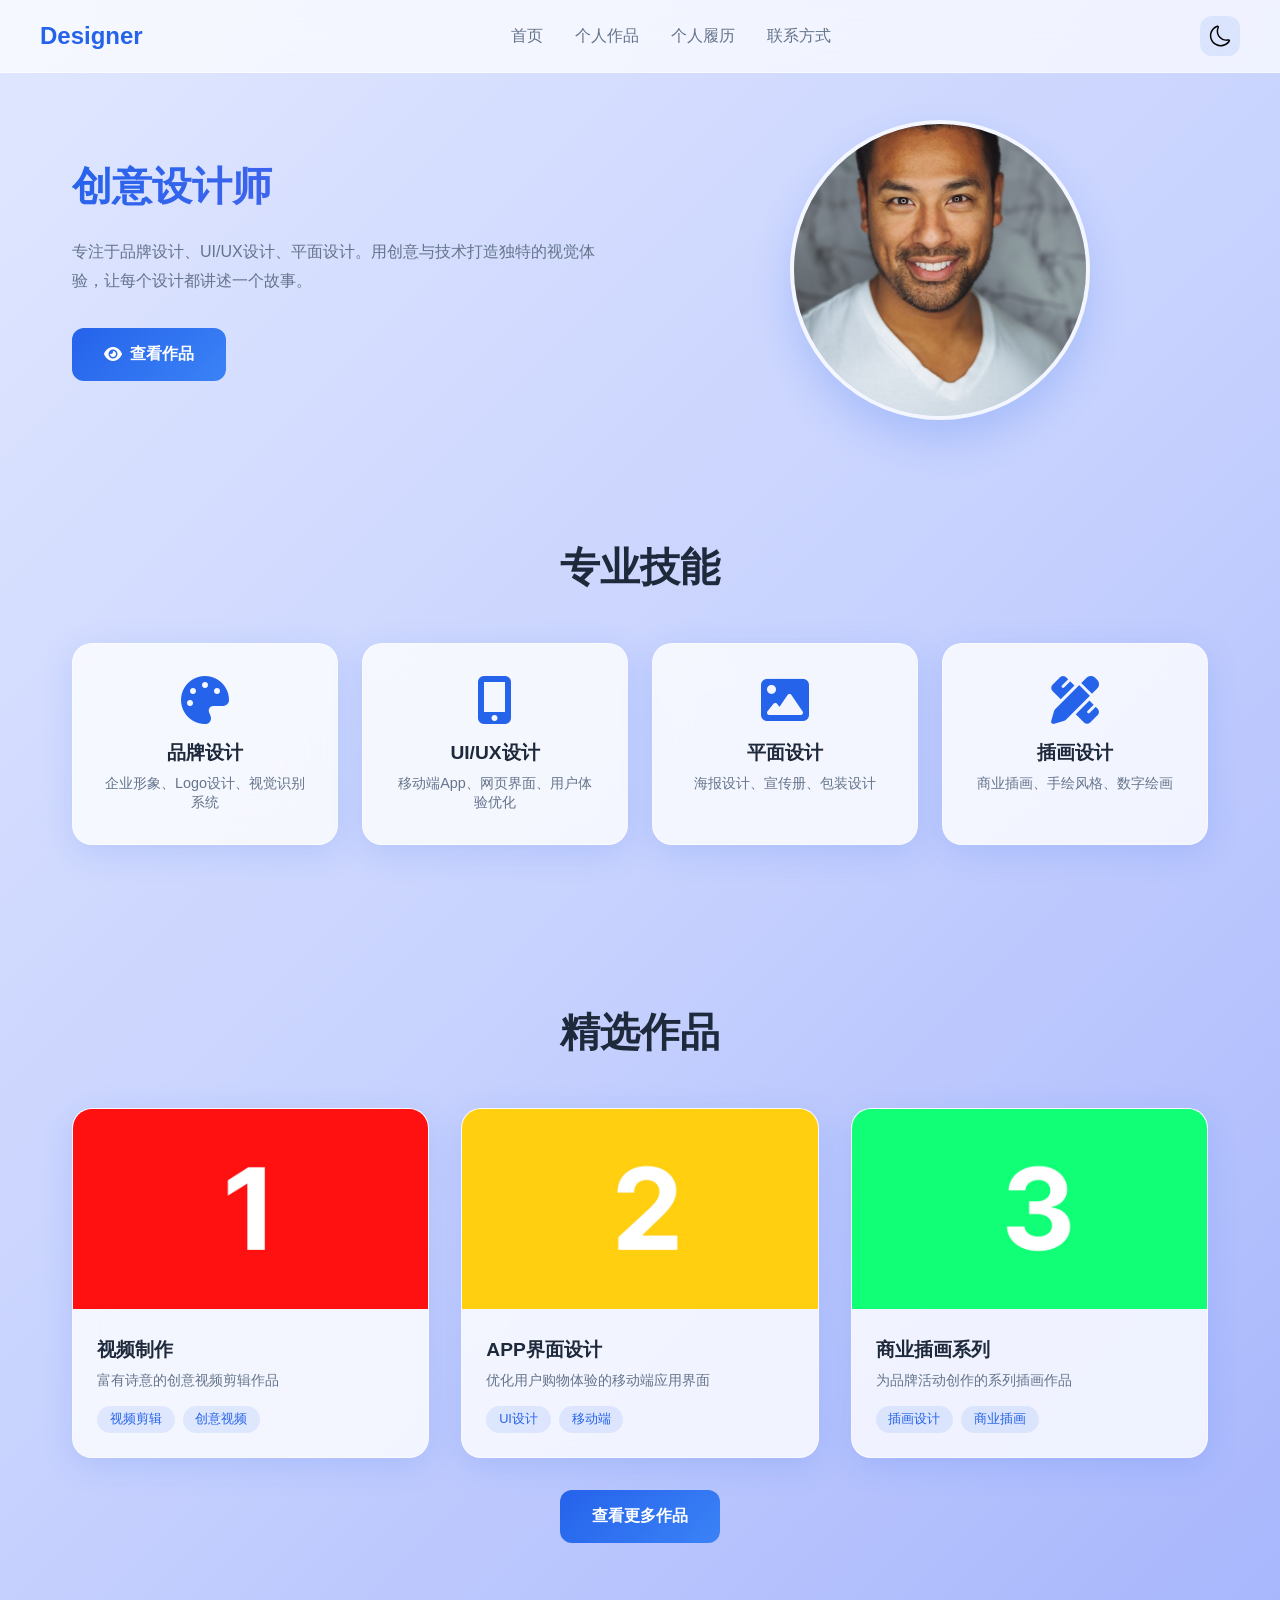
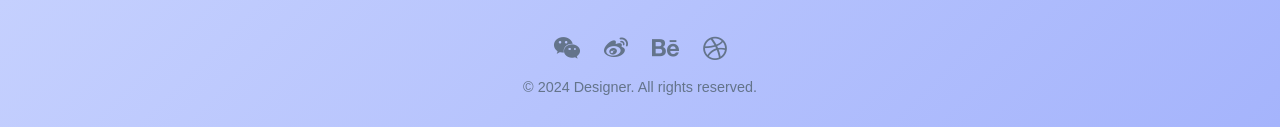
<file: index.html>
<!DOCTYPE html>
<html lang="zh-CN">
<head>
    <meta charset="UTF-8">
    <meta name="viewport" content="width=device-width, initial-scale=1.0">
    <title>设计师个人网站 - 首页</title>
    <link rel="stylesheet" href="css/style.css">
    <link rel="stylesheet" href="https://cdnjs.cloudflare.com/ajax/libs/font-awesome/6.4.0/css/all.min.css">
</head>
<body>
    <nav class="navbar">
        <div class="nav-container">
            <a href="index.html" class="logo">Designer</a>
            <ul class="nav-links" id="navLinks">
                <li><a href="index.html">首页</a></li>
                <li><a href="works.html">个人作品</a></li>
                <li><a href="resume.html">个人履历</a></li>
                <li><a href="contact.html">联系方式</a></li>
            </ul>
            <div class="nav-right">
                <button class="theme-toggle" id="themeToggle" aria-label="切换主题">
                    <img src="images/moon.svg" alt="切换到深色模式" id="themeIcon">
                </button>
                <button class="mobile-menu-btn" id="mobileMenuBtn">
                    <i class="fas fa-bars"></i>
                </button>
            </div>
        </div>
    </nav>

    <section class="hero-section">
        <div class="hero-content">
            <h1>创意设计师</h1>
            <p>专注于品牌设计、UI/UX设计、平面设计。用创意与技术打造独特的视觉体验，让每个设计都讲述一个故事。</p>
            <div class="hero-buttons">
                <a href="works.html" class="btn btn-primary">
                    <i class="fas fa-eye"></i> 查看作品
                </a>

            </div>
        </div>
        <div class="hero-image">
            <img src="images/profile.jpg" alt="设计师头像" class="profile-img">
        </div>
    </section>

    <section class="skills-section">
        <h2 class="section-title">专业技能</h2>
        <div class="skills-grid">
            <div class="skill-card glass-card">
                <i class="fas fa-palette"></i>
                <h3>品牌设计</h3>
                <p>企业形象、Logo设计、视觉识别系统</p>
            </div>
            <div class="skill-card glass-card">
                <i class="fas fa-mobile-alt"></i>
                <h3>UI/UX设计</h3>
                <p>移动端App、网页界面、用户体验优化</p>
            </div>
            <div class="skill-card glass-card">
                <i class="fas fa-image"></i>
                <h3>平面设计</h3>
                <p>海报设计、宣传册、包装设计</p>
            </div>
            <div class="skill-card glass-card">
                <i class="fas fa-pencil-ruler"></i>
                <h3>插画设计</h3>
                <p>商业插画、手绘风格、数字绘画</p>
            </div>
        </div>
    </section>

    <section class="works-section">
        <h2 class="section-title">精选作品</h2>
        <div class="works-grid">
            <div class="work-card glass-card" onclick="location.href='work-1.html'">
                <img src="cover1.jpg" alt="视频制作作品" class="work-image">
                <div class="work-info">
                    <h3>视频制作</h3>
                    <p>富有诗意的创意视频剪辑作品</p>
                    <div class="work-tags">
                        <span class="tag">视频剪辑</span>
                        <span class="tag">创意视频</span>
                    </div>
                </div>
            </div>
            <div class="work-card glass-card" onclick="location.href='work-2.html'">
                <img src="cover2.jpg" alt="APP界面设计" class="work-image">
                <div class="work-info">
                    <h3>APP界面设计</h3>
                    <p>优化用户购物体验的移动端应用界面</p>
                    <div class="work-tags">
                        <span class="tag">UI设计</span>
                        <span class="tag">移动端</span>
                    </div>
                </div>
            </div>
            <div class="work-card glass-card" onclick="location.href='work-3.html'">
                <img src="cover3.jpg" alt="商业插画系列" class="work-image">
                <div class="work-info">
                    <h3>商业插画系列</h3>
                    <p>为品牌活动创作的系列插画作品</p>
                    <div class="work-tags">
                        <span class="tag">插画设计</span>
                        <span class="tag">商业插画</span>
                    </div>
                </div>
            </div>
        </div>
        <div style="text-align: center; margin-top: 2rem;">
            <a href="works.html" class="btn btn-primary">查看更多作品</a>
        </div>
    </section>

    <footer class="footer">
        <div class="social-links">
            <a href="#" aria-label="微信"><i class="fab fa-weixin"></i></a>
            <a href="#" aria-label="微博"><i class="fab fa-weibo"></i></a>
            <a href="#" aria-label="Behance"><i class="fab fa-behance"></i></a>
            <a href="#" aria-label="Dribbble"><i class="fab fa-dribbble"></i></a>
        </div>
        <p>© 2024 Designer. All rights reserved.</p>
    </footer>

    <script src="js/main.js"></script>
</body>
</html>
</file>
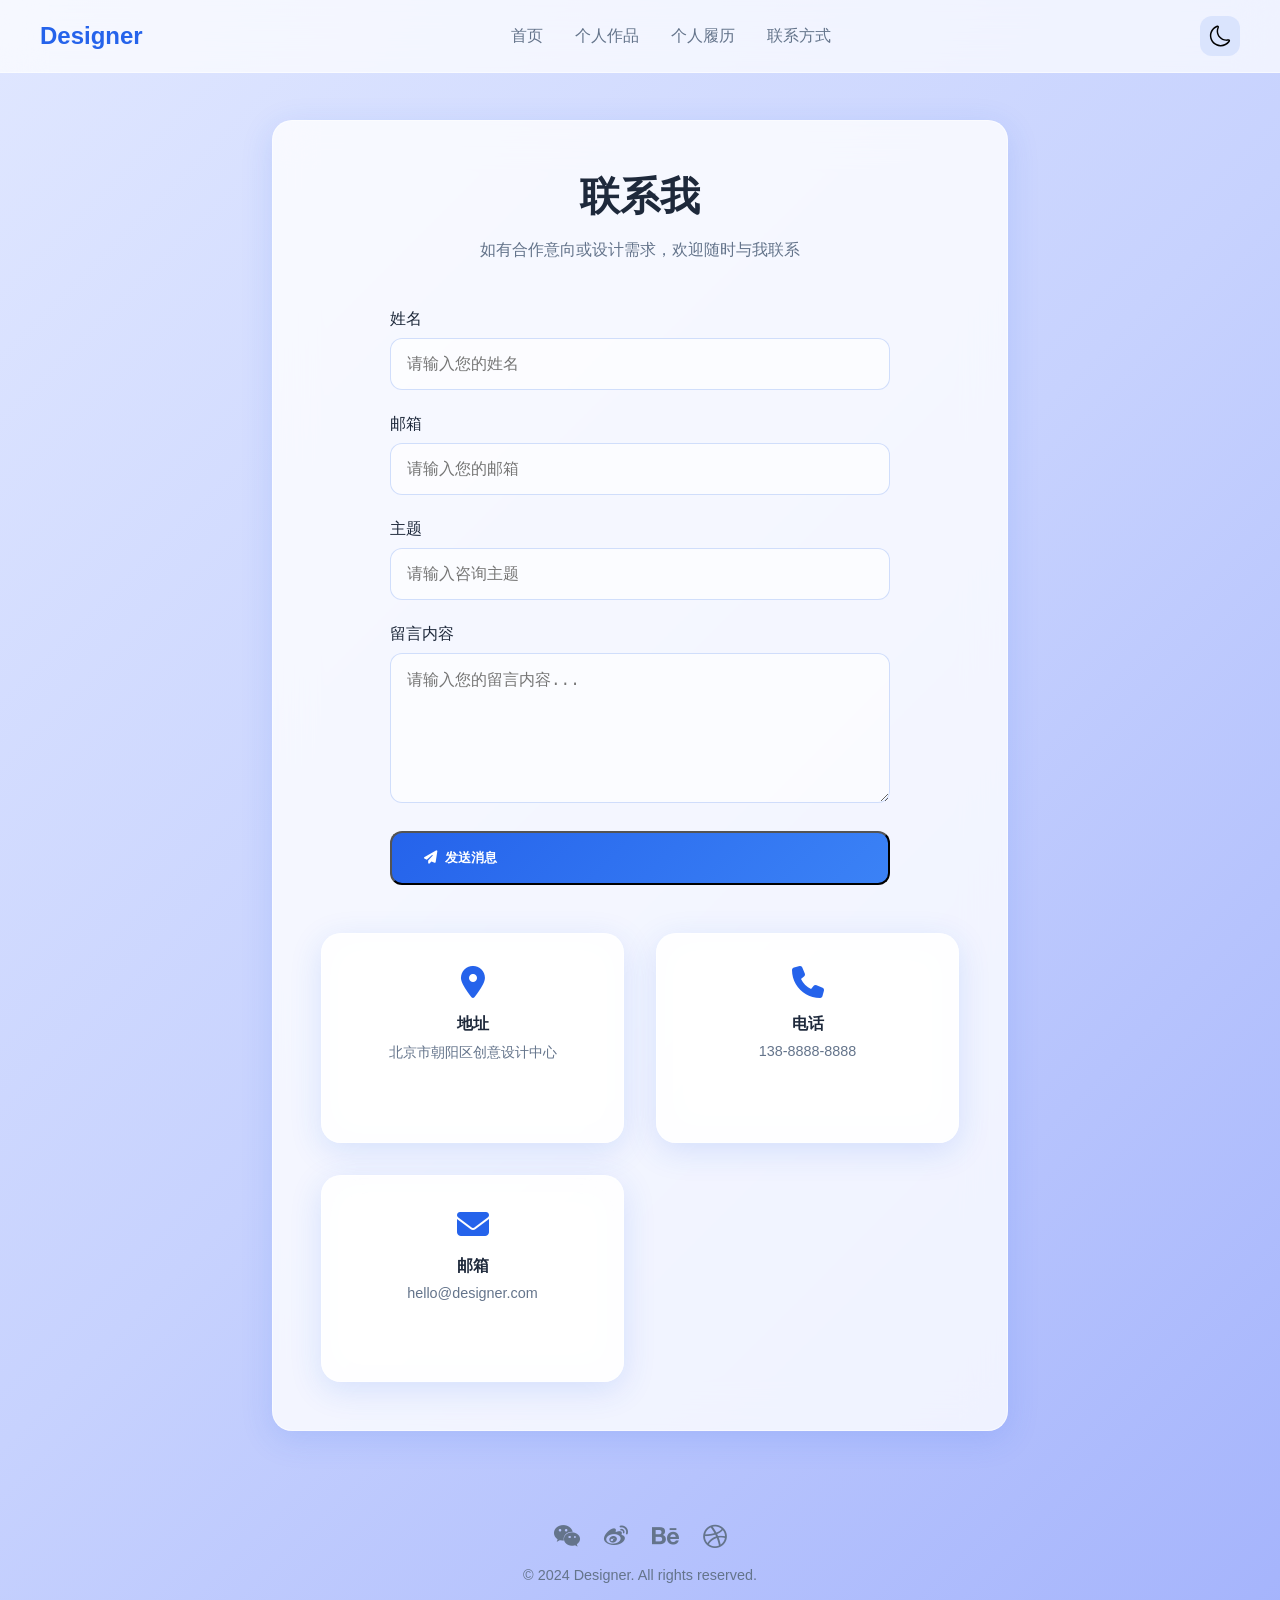
<file: contact.html>
<!DOCTYPE html>
<html lang="zh-CN">
<head>
    <meta charset="UTF-8">
    <meta name="viewport" content="width=device-width, initial-scale=1.0">
    <title>设计师个人网站 - 联系方式</title>
    <link rel="stylesheet" href="css/style.css">
    <link rel="stylesheet" href="https://cdnjs.cloudflare.com/ajax/libs/font-awesome/6.4.0/css/all.min.css">
</head>
<body>
    <nav class="navbar">
        <div class="nav-container">
            <a href="index.html" class="logo">Designer</a>
            <ul class="nav-links" id="navLinks">
                <li><a href="index.html">首页</a></li>
                <li><a href="works.html">个人作品</a></li>
                <li><a href="resume.html">个人履历</a></li>
                <li><a href="contact.html">联系方式</a></li>
            </ul>
            <div class="nav-right">
                <button class="theme-toggle" id="themeToggle" aria-label="切换主题">
                    <img src="images/moon.svg" alt="切换到深色模式" id="themeIcon">
                </button>
                <button class="mobile-menu-btn" id="mobileMenuBtn">
                    <i class="fas fa-bars"></i>
                </button>
            </div>
        </div>
    </nav>

    <section class="contact-section">
        <div class="contact-card glass-card">
            <h1>联系我</h1>
            <p>如有合作意向或设计需求，欢迎随时与我联系</p>
            
            <form class="contact-form" id="contactForm">
                <div class="form-group">
                    <label for="name">姓名</label>
                    <input type="text" id="name" name="name" placeholder="请输入您的姓名" required>
                </div>
                <div class="form-group">
                    <label for="email">邮箱</label>
                    <input type="email" id="email" name="email" placeholder="请输入您的邮箱" required>
                </div>
                <div class="form-group">
                    <label for="subject">主题</label>
                    <input type="text" id="subject" name="subject" placeholder="请输入咨询主题" required>
                </div>
                <div class="form-group">
                    <label for="message">留言内容</label>
                    <textarea id="message" name="message" placeholder="请输入您的留言内容..." required></textarea>
                </div>
                <button type="submit" class="btn btn-primary" style="width: 100%;">
                    <i class="fas fa-paper-plane"></i> 发送消息
                </button>
            </form>
            
            <div class="contact-info">
                <div class="info-item glass-card">
                    <i class="fas fa-map-marker-alt"></i>
                    <h4>地址</h4>
                    <p>北京市朝阳区创意设计中心</p>
                </div>
                <div class="info-item glass-card">
                    <i class="fas fa-phone"></i>
                    <h4>电话</h4>
                    <p>138-8888-8888</p>
                </div>
                <div class="info-item glass-card">
                    <i class="fas fa-envelope"></i>
                    <h4>邮箱</h4>
                    <p>hello@designer.com</p>
                </div>
            </div>
        </div>
    </section>

    <footer class="footer">
        <div class="social-links">
            <a href="#" aria-label="微信"><i class="fab fa-weixin"></i></a>
            <a href="#" aria-label="微博"><i class="fab fa-weibo"></i></a>
            <a href="#" aria-label="Behance"><i class="fab fa-behance"></i></a>
            <a href="#" aria-label="Dribbble"><i class="fab fa-dribbble"></i></a>
        </div>
        <p>© 2024 Designer. All rights reserved.</p>
    </footer>

    <script src="js/main.js"></script>
</body>
</html>
</file>
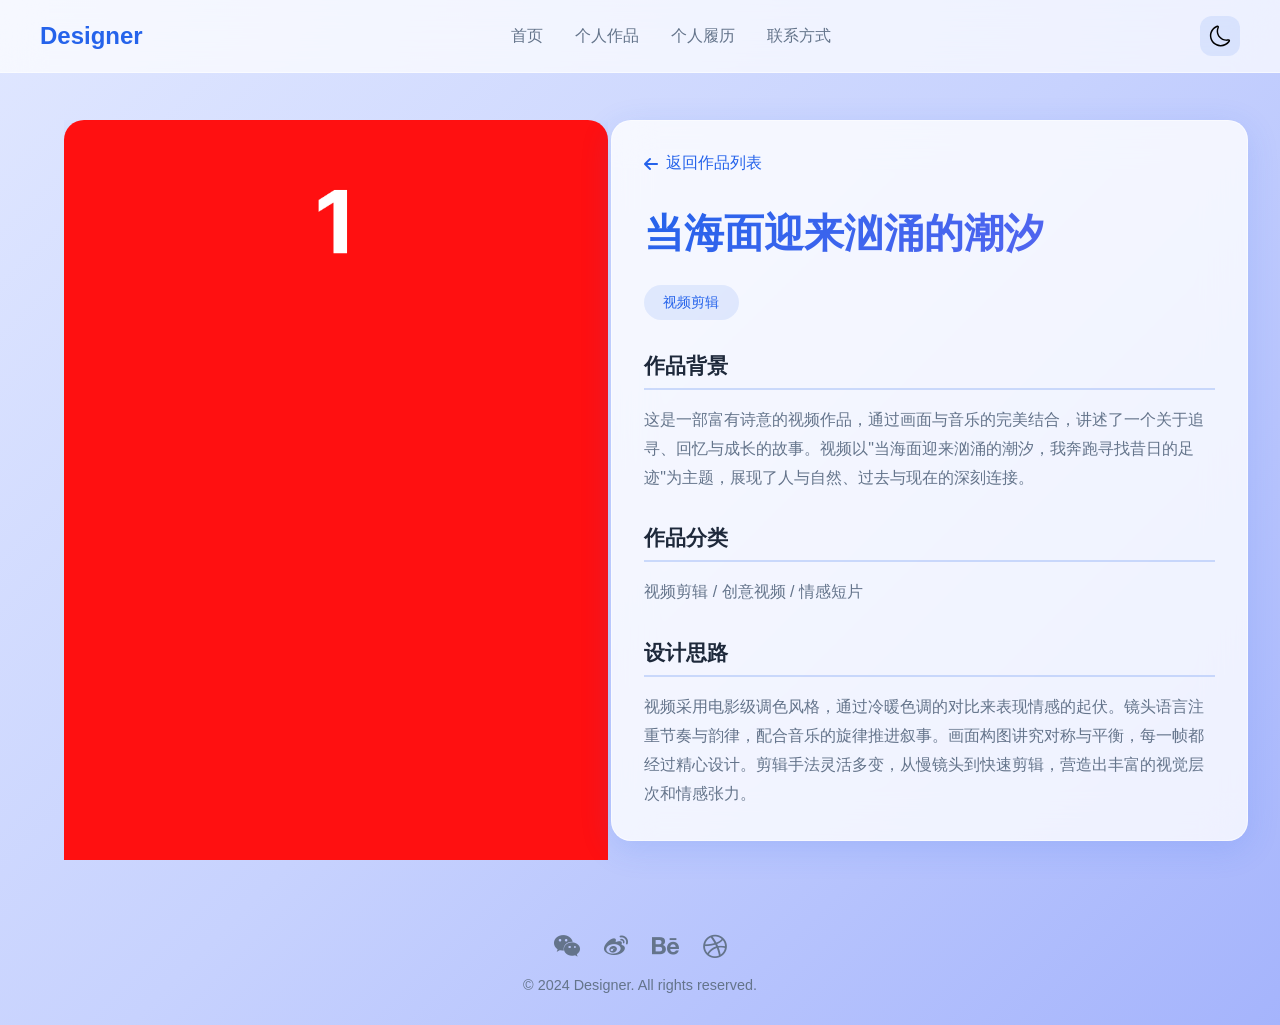
<file: work-1.html>
<!DOCTYPE html>
<html lang="zh-CN">
<head>
    <meta charset="UTF-8">
    <meta name="viewport" content="width=device-width, initial-scale=1.0">
    <title>当海面迎来汹涌的潮汐 - 视频作品</title>
    <link rel="stylesheet" href="https://cdnjs.cloudflare.com/ajax/libs/font-awesome/6.4.0/css/all.min.css">
    <link rel="stylesheet" href="css/style.css">
    <style>
        .detail-section {
            padding: 120px 2rem 60px;
            max-width: 1400px;
            margin: 0 auto;
            display: flex;
            gap: 4rem;
        }

        .detail-image {
            position: fixed;
            left: 5%;
            width: calc(45% - 2rem);
            top: 120px;
            bottom: 40px;
            overflow-y: auto;
        }

        .detail-image img {
            width: 100%;
            height: auto;
            border-radius: 20px;
            box-shadow: 0 20px 40px rgba(37, 99, 235, 0.2);
        }

        .detail-content-wrapper {
            width: calc(55% - 2rem);
            margin-left: calc(45% + 2rem);
        }

        .detail-content {
            padding: 2rem;
        }

        .detail-title {
            font-size: 2.5rem;
            font-weight: 800;
            margin-bottom: 1.5rem;
            background: linear-gradient(135deg, var(--primary-color), #6366f1);
            -webkit-background-clip: text;
            -webkit-text-fill-color: transparent;
            background-clip: text;
        }

        .detail-category {
            display: inline-block;
            padding: 0.5rem 1.2rem;
            background: rgba(37, 99, 235, 0.1);
            color: var(--primary-color);
            border-radius: 25px;
            font-size: 0.9rem;
            margin-bottom: 2rem;
        }

        .detail-section-title {
            font-size: 1.3rem;
            font-weight: 600;
            color: var(--text-primary);
            margin: 2rem 0 1rem;
            padding-bottom: 0.5rem;
            border-bottom: 2px solid rgba(37, 99, 235, 0.2);
        }

        .detail-section-title:first-of-type {
            margin-top: 0;
        }

        .detail-content p {
            color: var(--text-secondary);
            line-height: 1.8;
            font-size: 1rem;
        }

        .back-link {
            display: inline-flex;
            align-items: center;
            gap: 0.5rem;
            color: var(--primary-color);
            text-decoration: none;
            font-weight: 500;
            margin-bottom: 2rem;
            transition: color 0.3s ease;
        }

        .back-link:hover {
            color: var(--primary-light);
        }

        @media (max-width: 1024px) {
            .detail-section {
                grid-template-columns: 1fr;
                gap: 2rem;
            }

            .detail-image {
                position: static;
            }

            .detail-title {
                font-size: 2rem;
            }
        }

        @media (max-width: 480px) {
            .detail-title {
                font-size: 1.5rem;
            }
        }
    </style>
</head>
<body>
    <nav class="navbar">
        <div class="nav-container">
            <a href="index.html" class="logo">Designer</a>
            <ul class="nav-links" id="navLinks">
                <li><a href="index.html">首页</a></li>
                <li><a href="works.html">个人作品</a></li>
                <li><a href="resume.html">个人履历</a></li>
                <li><a href="contact.html">联系方式</a></li>
            </ul>
            <div class="nav-right">
                <button class="theme-toggle" id="themeToggle" aria-label="切换主题">
                    <img src="images/moon.svg" alt="切换到深色模式" id="themeIcon">
                </button>
                <button class="mobile-menu-btn" id="mobileMenuBtn">
                    <i class="fas fa-bars"></i>
                </button>
            </div>
        </div>
    </nav>

    <section class="detail-section">
        <div class="detail-image">
            <img src="neirong-1.jpg" alt="视频制作作品" class="work-image">
        </div>
        
        <div class="detail-content-wrapper">
            <div class="detail-content glass-card">
            <a href="javascript:history.back()" class="back-link">
                <i class="fas fa-arrow-left"></i> 返回作品列表
            </a>
            
            <h1 class="detail-title">当海面迎来汹涌的潮汐</h1>
            <span class="detail-category">视频剪辑</span>
            
            <h2 class="detail-section-title">作品背景</h2>
            <p>这是一部富有诗意的视频作品，通过画面与音乐的完美结合，讲述了一个关于追寻、回忆与成长的故事。视频以"当海面迎来汹涌的潮汐，我奔跑寻找昔日的足迹"为主题，展现了人与自然、过去与现在的深刻连接。</p>
            
            <h2 class="detail-section-title">作品分类</h2>
            <p>视频剪辑 / 创意视频 / 情感短片</p>
            
            <h2 class="detail-section-title">设计思路</h2>
            <p>视频采用电影级调色风格，通过冷暖色调的对比来表现情感的起伏。镜头语言注重节奏与韵律，配合音乐的旋律推进叙事。画面构图讲究对称与平衡，每一帧都经过精心设计。剪辑手法灵活多变，从慢镜头到快速剪辑，营造出丰富的视觉层次和情感张力。</p>
            </div>
        </div>
    </section>

    <footer class="footer">
        <div class="social-links">
            <a href="#" aria-label="微信"><i class="fab fa-weixin"></i></a>
            <a href="#" aria-label="微博"><i class="fab fa-weibo"></i></a>
            <a href="#" aria-label="Behance"><i class="fab fa-behance"></i></a>
            <a href="#" aria-label="Dribbble"><i class="fab fa-dribbble"></i></a>
        </div>
        <p>&copy; 2024 Designer. All rights reserved.</p>
    </footer>

    <script src="js/main.js"></script>
</body>
</html>
</file>
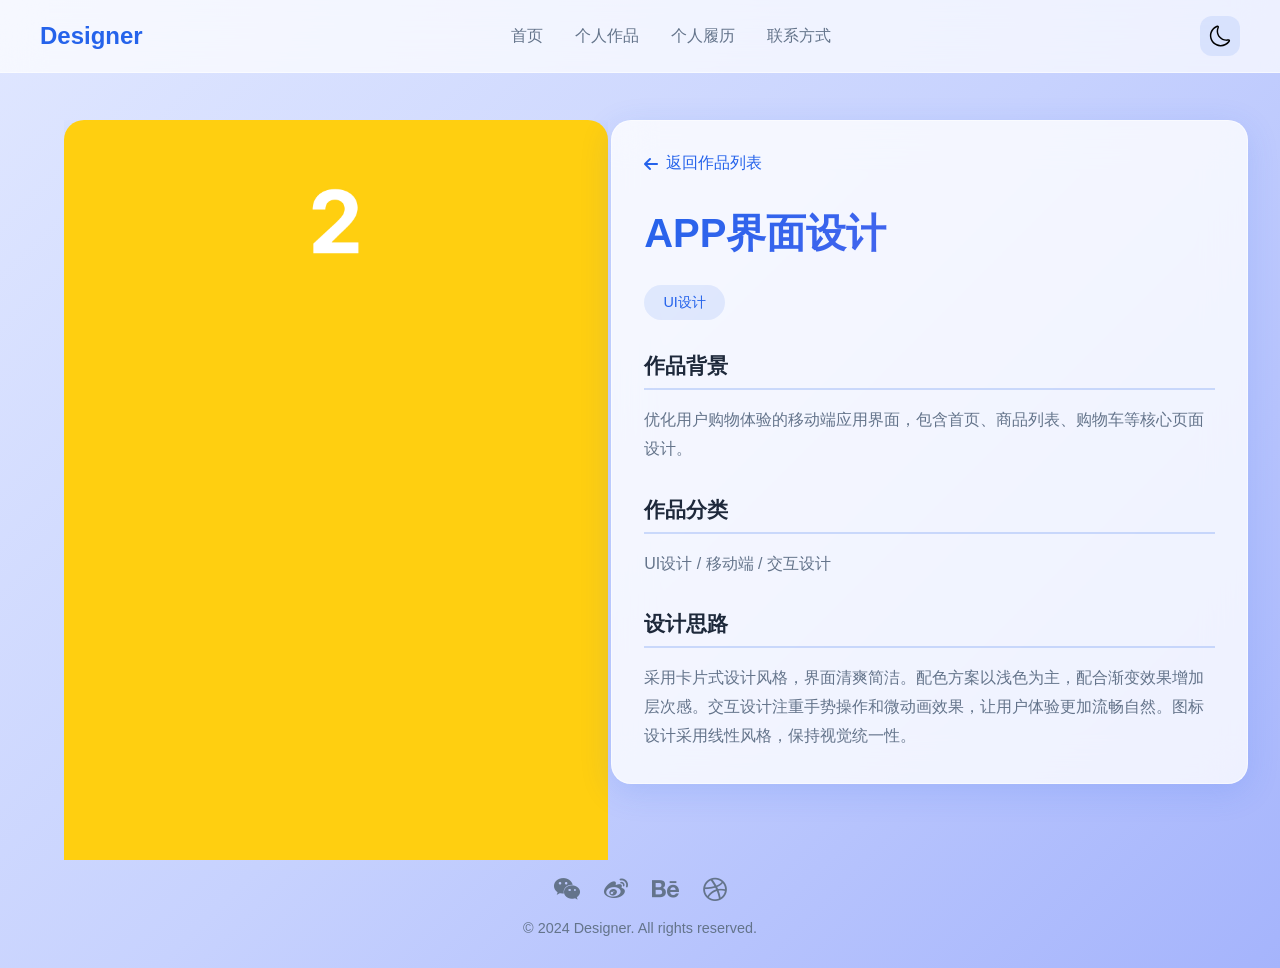
<file: work-2.html>
<!DOCTYPE html>
<html lang="zh-CN">
<head>
    <meta charset="UTF-8">
    <meta name="viewport" content="width=device-width, initial-scale=1.0">
    <title>电商App界面设计 - 设计师个人网站</title>
    <link rel="stylesheet" href="https://cdnjs.cloudflare.com/ajax/libs/font-awesome/6.4.0/css/all.min.css">
    <link rel="stylesheet" href="css/style.css">
    <style>
        .detail-section {
            padding: 120px 2rem 60px;
            max-width: 1400px;
            margin: 0 auto;
            display: flex;
            gap: 4rem;
        }

        .detail-image {
            position: fixed;
            left: 5%;
            width: calc(45% - 2rem);
            top: 120px;
            bottom: 40px;
            overflow-y: auto;
        }

        .detail-image img {
            width: 100%;
            height: auto;
            border-radius: 20px;
            box-shadow: 0 20px 40px rgba(37, 99, 235, 0.2);
        }

        .detail-content-wrapper {
            width: calc(55% - 2rem);
            margin-left: calc(45% + 2rem);
        }

        .detail-content {
            padding: 2rem;
        }

        .detail-title {
            font-size: 2.5rem;
            font-weight: 800;
            margin-bottom: 1.5rem;
            background: linear-gradient(135deg, var(--primary-color), #6366f1);
            -webkit-background-clip: text;
            -webkit-text-fill-color: transparent;
            background-clip: text;
        }

        .detail-category {
            display: inline-block;
            padding: 0.5rem 1.2rem;
            background: rgba(37, 99, 235, 0.1);
            color: var(--primary-color);
            border-radius: 25px;
            font-size: 0.9rem;
            margin-bottom: 2rem;
        }

        .detail-section-title {
            font-size: 1.3rem;
            font-weight: 600;
            color: var(--text-primary);
            margin: 2rem 0 1rem;
            padding-bottom: 0.5rem;
            border-bottom: 2px solid rgba(37, 99, 235, 0.2);
        }

        .detail-section-title:first-of-type {
            margin-top: 0;
        }

        .detail-content p {
            color: var(--text-secondary);
            line-height: 1.8;
            font-size: 1rem;
        }

        .back-link {
            display: inline-flex;
            align-items: center;
            gap: 0.5rem;
            color: var(--primary-color);
            text-decoration: none;
            font-weight: 500;
            margin-bottom: 2rem;
            transition: color 0.3s ease;
        }

        .back-link:hover {
            color: var(--primary-light);
        }

        @media (max-width: 1024px) {
            .detail-section {
                grid-template-columns: 1fr;
                gap: 2rem;
            }

            .detail-image {
                position: static;
            }

            .detail-title {
                font-size: 2rem;
            }
        }

        @media (max-width: 480px) {
            .detail-title {
                font-size: 1.5rem;
            }
        }
    </style>
</head>
<body>
    <nav class="navbar">
        <div class="nav-container">
            <a href="index.html" class="logo">Designer</a>
            <ul class="nav-links" id="navLinks">
                <li><a href="index.html">首页</a></li>
                <li><a href="works.html">个人作品</a></li>
                <li><a href="resume.html">个人履历</a></li>
                <li><a href="contact.html">联系方式</a></li>
            </ul>
            <div class="nav-right">
                <button class="theme-toggle" id="themeToggle" aria-label="切换主题">
                    <img src="images/moon.svg" alt="切换到深色模式" id="themeIcon">
                </button>
                <button class="mobile-menu-btn" id="mobileMenuBtn">
                    <i class="fas fa-bars"></i>
                </button>
            </div>
        </div>
    </nav>

    <section class="detail-section">
        <div class="detail-image">
            <img src="neirong-2.jpg" alt="APP界面设计">
        </div>
        
        <div class="detail-content-wrapper">
            <div class="detail-content glass-card">
            <a href="javascript:history.back()" class="back-link">
                <i class="fas fa-arrow-left"></i> 返回作品列表
            </a>
            
            <h1 class="detail-title">APP界面设计</h1>
            <span class="detail-category">UI设计</span>
            
            <h2 class="detail-section-title">作品背景</h2>
            <p>优化用户购物体验的移动端应用界面，包含首页、商品列表、购物车等核心页面设计。</p>
            
            <h2 class="detail-section-title">作品分类</h2>
            <p>UI设计 / 移动端 / 交互设计</p>
            
            <h2 class="detail-section-title">设计思路</h2>
            <p>采用卡片式设计风格，界面清爽简洁。配色方案以浅色为主，配合渐变效果增加层次感。交互设计注重手势操作和微动画效果，让用户体验更加流畅自然。图标设计采用线性风格，保持视觉统一性。</p>
            </div>
        </div>
    </section>

    <footer class="footer">
        <div class="social-links">
            <a href="#" aria-label="微信"><i class="fab fa-weixin"></i></a>
            <a href="#" aria-label="微博"><i class="fab fa-weibo"></i></a>
            <a href="#" aria-label="Behance"><i class="fab fa-behance"></i></a>
            <a href="#" aria-label="Dribbble"><i class="fab fa-dribbble"></i></a>
        </div>
        <p>&copy; 2024 Designer. All rights reserved.</p>
    </footer>

    <script src="js/main.js"></script>
</body>
</html>
</file>
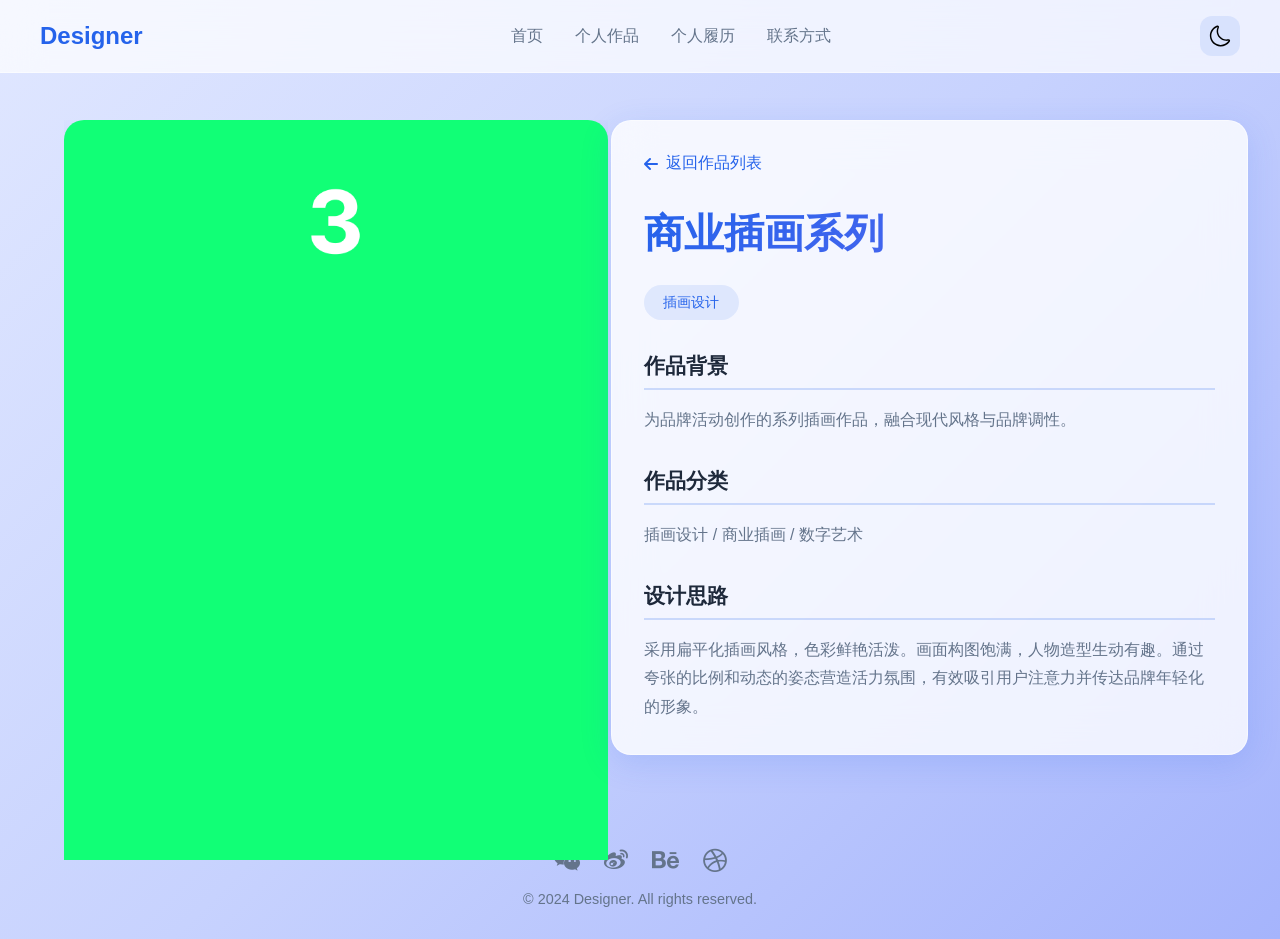
<file: work-3.html>
<!DOCTYPE html>
<html lang="zh-CN">
<head>
    <meta charset="UTF-8">
    <meta name="viewport" content="width=device-width, initial-scale=1.0">
    <title>商业插画系列 - 设计师个人网站</title>
    <link rel="stylesheet" href="https://cdnjs.cloudflare.com/ajax/libs/font-awesome/6.4.0/css/all.min.css">
    <link rel="stylesheet" href="css/style.css">
    <style>
        .detail-section {
            padding: 120px 2rem 60px;
            max-width: 1400px;
            margin: 0 auto;
            display: flex;
            gap: 4rem;
        }

        .detail-image {
            position: fixed;
            left: 5%;
            width: calc(45% - 2rem);
            top: 120px;
            bottom: 40px;
            overflow-y: auto;
        }

        .detail-image img {
            width: 100%;
            height: auto;
            border-radius: 20px;
            box-shadow: 0 20px 40px rgba(37, 99, 235, 0.2);
        }

        .detail-content-wrapper {
            width: calc(55% - 2rem);
            margin-left: calc(45% + 2rem);
        }

        .detail-content {
            padding: 2rem;
        }

        .detail-title {
            font-size: 2.5rem;
            font-weight: 800;
            margin-bottom: 1.5rem;
            background: linear-gradient(135deg, var(--primary-color), #6366f1);
            -webkit-background-clip: text;
            -webkit-text-fill-color: transparent;
            background-clip: text;
        }

        .detail-category {
            display: inline-block;
            padding: 0.5rem 1.2rem;
            background: rgba(37, 99, 235, 0.1);
            color: var(--primary-color);
            border-radius: 25px;
            font-size: 0.9rem;
            margin-bottom: 2rem;
        }

        .detail-section-title {
            font-size: 1.3rem;
            font-weight: 600;
            color: var(--text-primary);
            margin: 2rem 0 1rem;
            padding-bottom: 0.5rem;
            border-bottom: 2px solid rgba(37, 99, 235, 0.2);
        }

        .detail-section-title:first-of-type {
            margin-top: 0;
        }

        .detail-content p {
            color: var(--text-secondary);
            line-height: 1.8;
            font-size: 1rem;
        }

        .back-link {
            display: inline-flex;
            align-items: center;
            gap: 0.5rem;
            color: var(--primary-color);
            text-decoration: none;
            font-weight: 500;
            margin-bottom: 2rem;
            transition: color 0.3s ease;
        }

        .back-link:hover {
            color: var(--primary-light);
        }

        @media (max-width: 1024px) {
            .detail-section {
                grid-template-columns: 1fr;
                gap: 2rem;
            }

            .detail-image {
                position: static;
            }

            .detail-title {
                font-size: 2rem;
            }
        }

        @media (max-width: 480px) {
            .detail-title {
                font-size: 1.5rem;
            }
        }
    </style>
</head>
<body>
    <nav class="navbar">
        <div class="nav-container">
            <a href="index.html" class="logo">Designer</a>
            <ul class="nav-links" id="navLinks">
                <li><a href="index.html">首页</a></li>
                <li><a href="works.html">个人作品</a></li>
                <li><a href="resume.html">个人履历</a></li>
                <li><a href="contact.html">联系方式</a></li>
            </ul>
            <div class="nav-right">
                <button class="theme-toggle" id="themeToggle" aria-label="切换主题">
                    <img src="images/moon.svg" alt="切换到深色模式" id="themeIcon">
                </button>
                <button class="mobile-menu-btn" id="mobileMenuBtn">
                    <i class="fas fa-bars"></i>
                </button>
            </div>
        </div>
    </nav>

    <section class="detail-section">
        <div class="detail-image">
            <img src="neirong-3.jpg" alt="商业插画系列">
        </div>
        
        <div class="detail-content-wrapper">
            <div class="detail-content glass-card">
            <a href="javascript:history.back()" class="back-link">
                <i class="fas fa-arrow-left"></i> 返回作品列表
            </a>
            
            <h1 class="detail-title">商业插画系列</h1>
            <span class="detail-category">插画设计</span>
            
            <h2 class="detail-section-title">作品背景</h2>
            <p>为品牌活动创作的系列插画作品，融合现代风格与品牌调性。</p>
            
            <h2 class="detail-section-title">作品分类</h2>
            <p>插画设计 / 商业插画 / 数字艺术</p>
            
            <h2 class="detail-section-title">设计思路</h2>
            <p>采用扁平化插画风格，色彩鲜艳活泼。画面构图饱满，人物造型生动有趣。通过夸张的比例和动态的姿态营造活力氛围，有效吸引用户注意力并传达品牌年轻化的形象。</p>
            </div>
        </div>
    </section>

    <footer class="footer">
        <div class="social-links">
            <a href="#" aria-label="微信"><i class="fab fa-weixin"></i></a>
            <a href="#" aria-label="微博"><i class="fab fa-weibo"></i></a>
            <a href="#" aria-label="Behance"><i class="fab fa-behance"></i></a>
            <a href="#" aria-label="Dribbble"><i class="fab fa-dribbble"></i></a>
        </div>
        <p>&copy; 2024 Designer. All rights reserved.</p>
    </footer>

    <script src="js/main.js"></script>
</body>
</html>
</file>
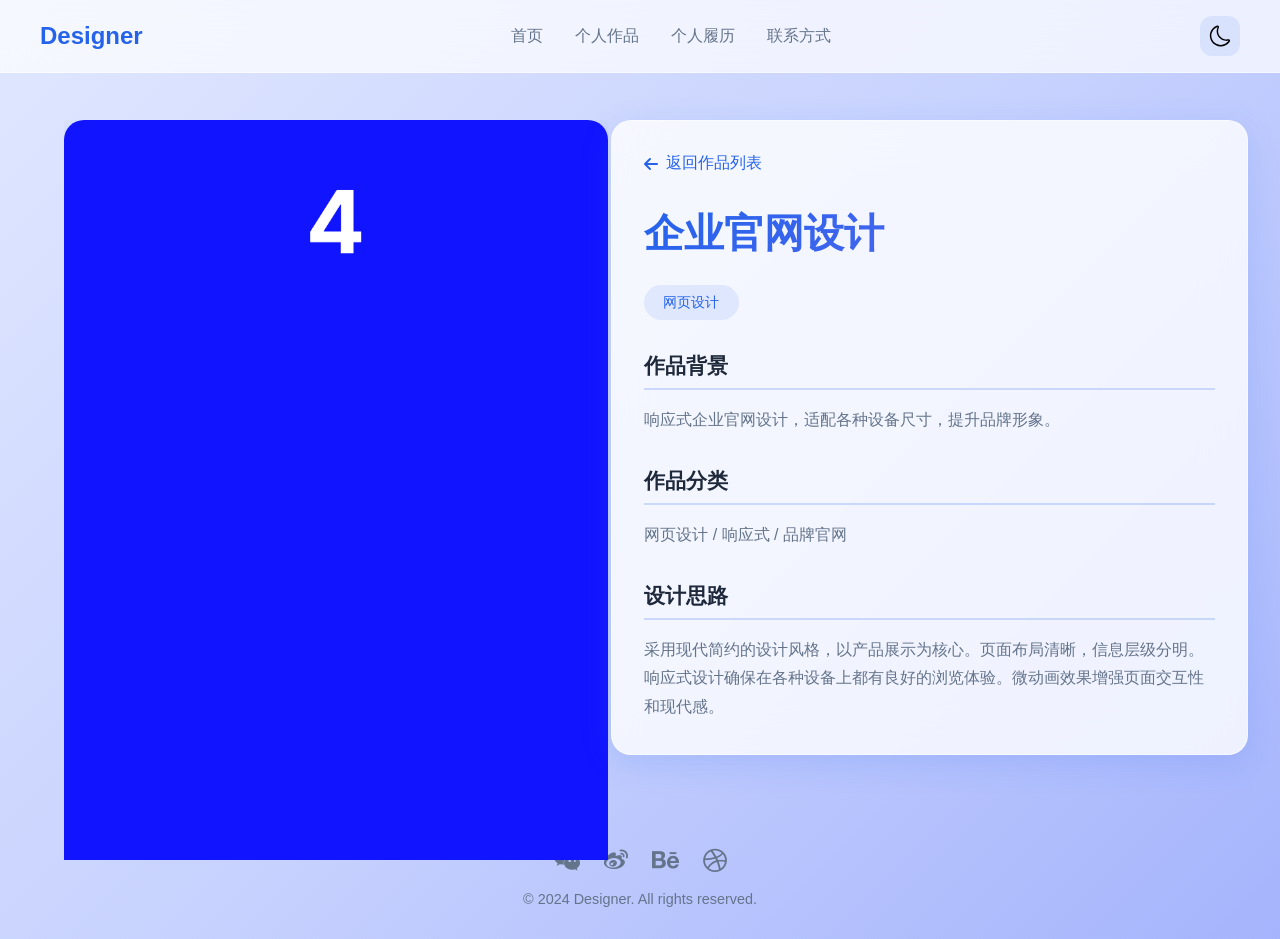
<file: work-4.html>
<!DOCTYPE html>
<html lang="zh-CN">
<head>
    <meta charset="UTF-8">
    <meta name="viewport" content="width=device-width, initial-scale=1.0">
    <title>企业官网设计 - 设计师个人网站</title>
    <link rel="stylesheet" href="https://cdnjs.cloudflare.com/ajax/libs/font-awesome/6.4.0/css/all.min.css">
    <link rel="stylesheet" href="css/style.css">
    <style>
        .detail-section {
            padding: 120px 2rem 60px;
            max-width: 1400px;
            margin: 0 auto;
            display: flex;
            gap: 4rem;
        }

        .detail-image {
            position: fixed;
            left: 5%;
            width: calc(45% - 2rem);
            top: 120px;
            bottom: 40px;
            overflow-y: auto;
        }

        .detail-image img {
            width: 100%;
            height: auto;
            border-radius: 20px;
            box-shadow: 0 20px 40px rgba(37, 99, 235, 0.2);
        }

        .detail-content-wrapper {
            width: calc(55% - 2rem);
            margin-left: calc(45% + 2rem);
        }

        .detail-content {
            padding: 2rem;
        }

        .detail-title {
            font-size: 2.5rem;
            font-weight: 800;
            margin-bottom: 1.5rem;
            background: linear-gradient(135deg, var(--primary-color), #6366f1);
            -webkit-background-clip: text;
            -webkit-text-fill-color: transparent;
            background-clip: text;
        }

        .detail-category {
            display: inline-block;
            padding: 0.5rem 1.2rem;
            background: rgba(37, 99, 235, 0.1);
            color: var(--primary-color);
            border-radius: 25px;
            font-size: 0.9rem;
            margin-bottom: 2rem;
        }

        .detail-section-title {
            font-size: 1.3rem;
            font-weight: 600;
            color: var(--text-primary);
            margin: 2rem 0 1rem;
            padding-bottom: 0.5rem;
            border-bottom: 2px solid rgba(37, 99, 235, 0.2);
        }

        .detail-section-title:first-of-type {
            margin-top: 0;
        }

        .detail-content p {
            color: var(--text-secondary);
            line-height: 1.8;
            font-size: 1rem;
        }

        .back-link {
            display: inline-flex;
            align-items: center;
            gap: 0.5rem;
            color: var(--primary-color);
            text-decoration: none;
            font-weight: 500;
            margin-bottom: 2rem;
            transition: color 0.3s ease;
        }

        .back-link:hover {
            color: var(--primary-light);
        }

        @media (max-width: 1024px) {
            .detail-section {
                grid-template-columns: 1fr;
                gap: 2rem;
            }

            .detail-image {
                position: static;
            }

            .detail-title {
                font-size: 2rem;
            }
        }

        @media (max-width: 480px) {
            .detail-title {
                font-size: 1.5rem;
            }
        }
    </style>
</head>
<body>
    <nav class="navbar">
        <div class="nav-container">
            <a href="index.html" class="logo">Designer</a>
            <ul class="nav-links" id="navLinks">
                <li><a href="index.html">首页</a></li>
                <li><a href="works.html">个人作品</a></li>
                <li><a href="resume.html">个人履历</a></li>
                <li><a href="contact.html">联系方式</a></li>
            </ul>
            <div class="nav-right">
                <button class="theme-toggle" id="themeToggle" aria-label="切换主题">
                    <img src="images/moon.svg" alt="切换到深色模式" id="themeIcon">
                </button>
                <button class="mobile-menu-btn" id="mobileMenuBtn">
                    <i class="fas fa-bars"></i>
                </button>
            </div>
        </div>
    </nav>

    <section class="detail-section">
        <div class="detail-image">
            <img src="neirong-4.jpg" alt="企业官网设计">
        </div>
        
        <div class="detail-content-wrapper">
            <div class="detail-content glass-card">
            <a href="javascript:history.back()" class="back-link">
                <i class="fas fa-arrow-left"></i> 返回作品列表
            </a>
            
            <h1 class="detail-title">企业官网设计</h1>
            <span class="detail-category">网页设计</span>
            
            <h2 class="detail-section-title">作品背景</h2>
            <p>响应式企业官网设计，适配各种设备尺寸，提升品牌形象。</p>
            
            <h2 class="detail-section-title">作品分类</h2>
            <p>网页设计 / 响应式 / 品牌官网</p>
            
            <h2 class="detail-section-title">设计思路</h2>
            <p>采用现代简约的设计风格，以产品展示为核心。页面布局清晰，信息层级分明。响应式设计确保在各种设备上都有良好的浏览体验。微动画效果增强页面交互性和现代感。</p>
            </div>
        </div>
    </section>

    <footer class="footer">
        <div class="social-links">
            <a href="#" aria-label="微信"><i class="fab fa-weixin"></i></a>
            <a href="#" aria-label="微博"><i class="fab fa-weibo"></i></a>
            <a href="#" aria-label="Behance"><i class="fab fa-behance"></i></a>
            <a href="#" aria-label="Dribbble"><i class="fab fa-dribbble"></i></a>
        </div>
        <p>&copy; 2024 Designer. All rights reserved.</p>
    </footer>

    <script src="js/main.js"></script>
</body>
</html>
</file>
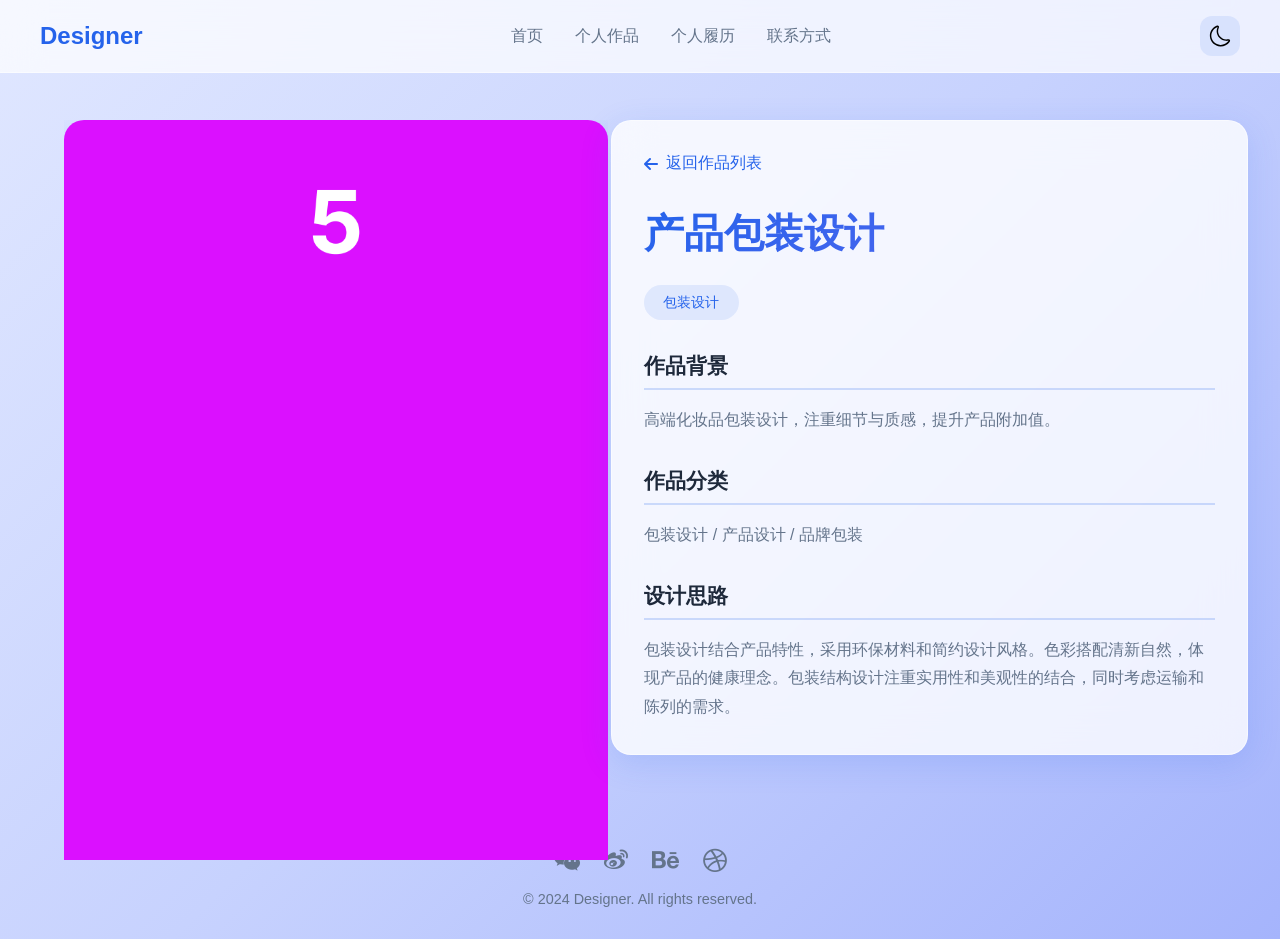
<file: work-5.html>
<!DOCTYPE html>
<html lang="zh-CN">
<head>
    <meta charset="UTF-8">
    <meta name="viewport" content="width=device-width, initial-scale=1.0">
    <title>产品包装设计 - 设计师个人网站</title>
    <link rel="stylesheet" href="https://cdnjs.cloudflare.com/ajax/libs/font-awesome/6.4.0/css/all.min.css">
    <link rel="stylesheet" href="css/style.css">
    <style>
        .detail-section {
            padding: 120px 2rem 60px;
            max-width: 1400px;
            margin: 0 auto;
            display: flex;
            gap: 4rem;
        }

        .detail-image {
            position: fixed;
            left: 5%;
            width: calc(45% - 2rem);
            top: 120px;
            bottom: 40px;
            overflow-y: auto;
        }

        .detail-image img {
            width: 100%;
            height: auto;
            border-radius: 20px;
            box-shadow: 0 20px 40px rgba(37, 99, 235, 0.2);
        }

        .detail-content-wrapper {
            width: calc(55% - 2rem);
            margin-left: calc(45% + 2rem);
        }

        .detail-content {
            padding: 2rem;
        }

        .detail-title {
            font-size: 2.5rem;
            font-weight: 800;
            margin-bottom: 1.5rem;
            background: linear-gradient(135deg, var(--primary-color), #6366f1);
            -webkit-background-clip: text;
            -webkit-text-fill-color: transparent;
            background-clip: text;
        }

        .detail-category {
            display: inline-block;
            padding: 0.5rem 1.2rem;
            background: rgba(37, 99, 235, 0.1);
            color: var(--primary-color);
            border-radius: 25px;
            font-size: 0.9rem;
            margin-bottom: 2rem;
        }

        .detail-section-title {
            font-size: 1.3rem;
            font-weight: 600;
            color: var(--text-primary);
            margin: 2rem 0 1rem;
            padding-bottom: 0.5rem;
            border-bottom: 2px solid rgba(37, 99, 235, 0.2);
        }

        .detail-section-title:first-of-type {
            margin-top: 0;
        }

        .detail-content p {
            color: var(--text-secondary);
            line-height: 1.8;
            font-size: 1rem;
        }

        .back-link {
            display: inline-flex;
            align-items: center;
            gap: 0.5rem;
            color: var(--primary-color);
            text-decoration: none;
            font-weight: 500;
            margin-bottom: 2rem;
            transition: color 0.3s ease;
        }

        .back-link:hover {
            color: var(--primary-light);
        }

        @media (max-width: 1024px) {
            .detail-section {
                grid-template-columns: 1fr;
                gap: 2rem;
            }

            .detail-image {
                position: static;
            }

            .detail-title {
                font-size: 2rem;
            }
        }

        @media (max-width: 480px) {
            .detail-title {
                font-size: 1.5rem;
            }
        }
    </style>
</head>
<body>
    <nav class="navbar">
        <div class="nav-container">
            <a href="index.html" class="logo">Designer</a>
            <ul class="nav-links" id="navLinks">
                <li><a href="index.html">首页</a></li>
                <li><a href="works.html">个人作品</a></li>
                <li><a href="resume.html">个人履历</a></li>
                <li><a href="contact.html">联系方式</a></li>
            </ul>
            <div class="nav-right">
                <button class="theme-toggle" id="themeToggle" aria-label="切换主题">
                    <img src="images/moon.svg" alt="切换到深色模式" id="themeIcon">
                </button>
                <button class="mobile-menu-btn" id="mobileMenuBtn">
                    <i class="fas fa-bars"></i>
                </button>
            </div>
        </div>
    </nav>

    <section class="detail-section">
        <div class="detail-image">
            <img src="neirong-5.jpg" alt="产品包装设计">
        </div>
        
        <div class="detail-content-wrapper">
            <div class="detail-content glass-card">
            <a href="javascript:history.back()" class="back-link">
                <i class="fas fa-arrow-left"></i> 返回作品列表
            </a>
            
            <h1 class="detail-title">产品包装设计</h1>
            <span class="detail-category">包装设计</span>
            
            <h2 class="detail-section-title">作品背景</h2>
            <p>高端化妆品包装设计，注重细节与质感，提升产品附加值。</p>
            
            <h2 class="detail-section-title">作品分类</h2>
            <p>包装设计 / 产品设计 / 品牌包装</p>
            
            <h2 class="detail-section-title">设计思路</h2>
            <p>包装设计结合产品特性，采用环保材料和简约设计风格。色彩搭配清新自然，体现产品的健康理念。包装结构设计注重实用性和美观性的结合，同时考虑运输和陈列的需求。</p>
            </div>
        </div>
    </section>

    <footer class="footer">
        <div class="social-links">
            <a href="#" aria-label="微信"><i class="fab fa-weixin"></i></a>
            <a href="#" aria-label="微博"><i class="fab fa-weibo"></i></a>
            <a href="#" aria-label="Behance"><i class="fab fa-behance"></i></a>
            <a href="#" aria-label="Dribbble"><i class="fab fa-dribbble"></i></a>
        </div>
        <p>&copy; 2024 Designer. All rights reserved.</p>
    </footer>

    <script src="js/main.js"></script>
</body>
</html>
</file>
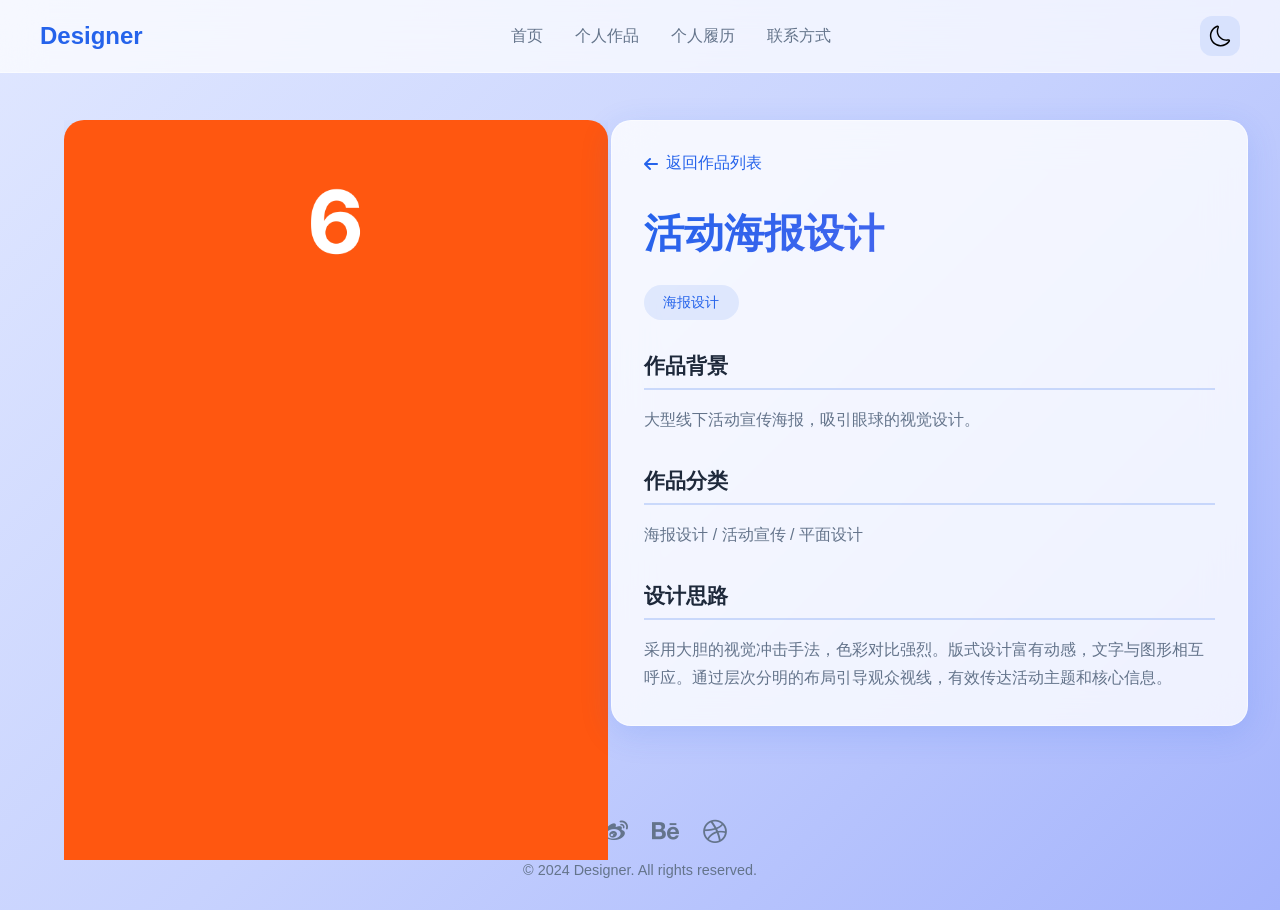
<file: work-6.html>
<!DOCTYPE html>
<html lang="zh-CN">
<head>
    <meta charset="UTF-8">
    <meta name="viewport" content="width=device-width, initial-scale=1.0">
    <title>活动海报设计 - 设计师个人网站</title>
    <link rel="stylesheet" href="https://cdnjs.cloudflare.com/ajax/libs/font-awesome/6.4.0/css/all.min.css">
    <link rel="stylesheet" href="css/style.css">
    <style>
        .detail-section {
            padding: 120px 2rem 60px;
            max-width: 1400px;
            margin: 0 auto;
            display: flex;
            gap: 4rem;
        }

        .detail-image {
            position: fixed;
            left: 5%;
            width: calc(45% - 2rem);
            top: 120px;
            bottom: 40px;
            overflow-y: auto;
        }

        .detail-image img {
            width: 100%;
            height: auto;
            border-radius: 20px;
            box-shadow: 0 20px 40px rgba(37, 99, 235, 0.2);
        }

        .detail-content-wrapper {
            width: calc(55% - 2rem);
            margin-left: calc(45% + 2rem);
        }

        .detail-content {
            padding: 2rem;
        }

        .detail-title {
            font-size: 2.5rem;
            font-weight: 800;
            margin-bottom: 1.5rem;
            background: linear-gradient(135deg, var(--primary-color), #6366f1);
            -webkit-background-clip: text;
            -webkit-text-fill-color: transparent;
            background-clip: text;
        }

        .detail-category {
            display: inline-block;
            padding: 0.5rem 1.2rem;
            background: rgba(37, 99, 235, 0.1);
            color: var(--primary-color);
            border-radius: 25px;
            font-size: 0.9rem;
            margin-bottom: 2rem;
        }

        .detail-section-title {
            font-size: 1.3rem;
            font-weight: 600;
            color: var(--text-primary);
            margin: 2rem 0 1rem;
            padding-bottom: 0.5rem;
            border-bottom: 2px solid rgba(37, 99, 235, 0.2);
        }

        .detail-section-title:first-of-type {
            margin-top: 0;
        }

        .detail-content p {
            color: var(--text-secondary);
            line-height: 1.8;
            font-size: 1rem;
        }

        .back-link {
            display: inline-flex;
            align-items: center;
            gap: 0.5rem;
            color: var(--primary-color);
            text-decoration: none;
            font-weight: 500;
            margin-bottom: 2rem;
            transition: color 0.3s ease;
        }

        .back-link:hover {
            color: var(--primary-light);
        }

        @media (max-width: 1024px) {
            .detail-section {
                grid-template-columns: 1fr;
                gap: 2rem;
            }

            .detail-image {
                position: static;
            }

            .detail-title {
                font-size: 2rem;
            }
        }

        @media (max-width: 480px) {
            .detail-title {
                font-size: 1.5rem;
            }
        }
    </style>
</head>
<body>
    <nav class="navbar">
        <div class="nav-container">
            <a href="index.html" class="logo">Designer</a>
            <ul class="nav-links" id="navLinks">
                <li><a href="index.html">首页</a></li>
                <li><a href="works.html">个人作品</a></li>
                <li><a href="resume.html">个人履历</a></li>
                <li><a href="contact.html">联系方式</a></li>
            </ul>
            <div class="nav-right">
                <button class="theme-toggle" id="themeToggle" aria-label="切换主题">
                    <img src="images/moon.svg" alt="切换到深色模式" id="themeIcon">
                </button>
                <button class="mobile-menu-btn" id="mobileMenuBtn">
                    <i class="fas fa-bars"></i>
                </button>
            </div>
        </div>
    </nav>

    <section class="detail-section">
        <div class="detail-image">
            <img src="neirong-6.jpg" alt="活动海报设计">
        </div>
        
        <div class="detail-content-wrapper">
            <div class="detail-content glass-card">
            <a href="javascript:history.back()" class="back-link">
                <i class="fas fa-arrow-left"></i> 返回作品列表
            </a>
            
            <h1 class="detail-title">活动海报设计</h1>
            <span class="detail-category">海报设计</span>
            
            <h2 class="detail-section-title">作品背景</h2>
            <p>大型线下活动宣传海报，吸引眼球的视觉设计。</p>
            
            <h2 class="detail-section-title">作品分类</h2>
            <p>海报设计 / 活动宣传 / 平面设计</p>
            
            <h2 class="detail-section-title">设计思路</h2>
            <p>采用大胆的视觉冲击手法，色彩对比强烈。版式设计富有动感，文字与图形相互呼应。通过层次分明的布局引导观众视线，有效传达活动主题和核心信息。</p>
            </div>
        </div>
    </section>

    <footer class="footer">
        <div class="social-links">
            <a href="#" aria-label="微信"><i class="fab fa-weixin"></i></a>
            <a href="#" aria-label="微博"><i class="fab fa-weibo"></i></a>
            <a href="#" aria-label="Behance"><i class="fab fa-behance"></i></a>
            <a href="#" aria-label="Dribbble"><i class="fab fa-dribbble"></i></a>
        </div>
        <p>&copy; 2024 Designer. All rights reserved.</p>
    </footer>

    <script src="js/main.js"></script>
</body>
</html>
</file>
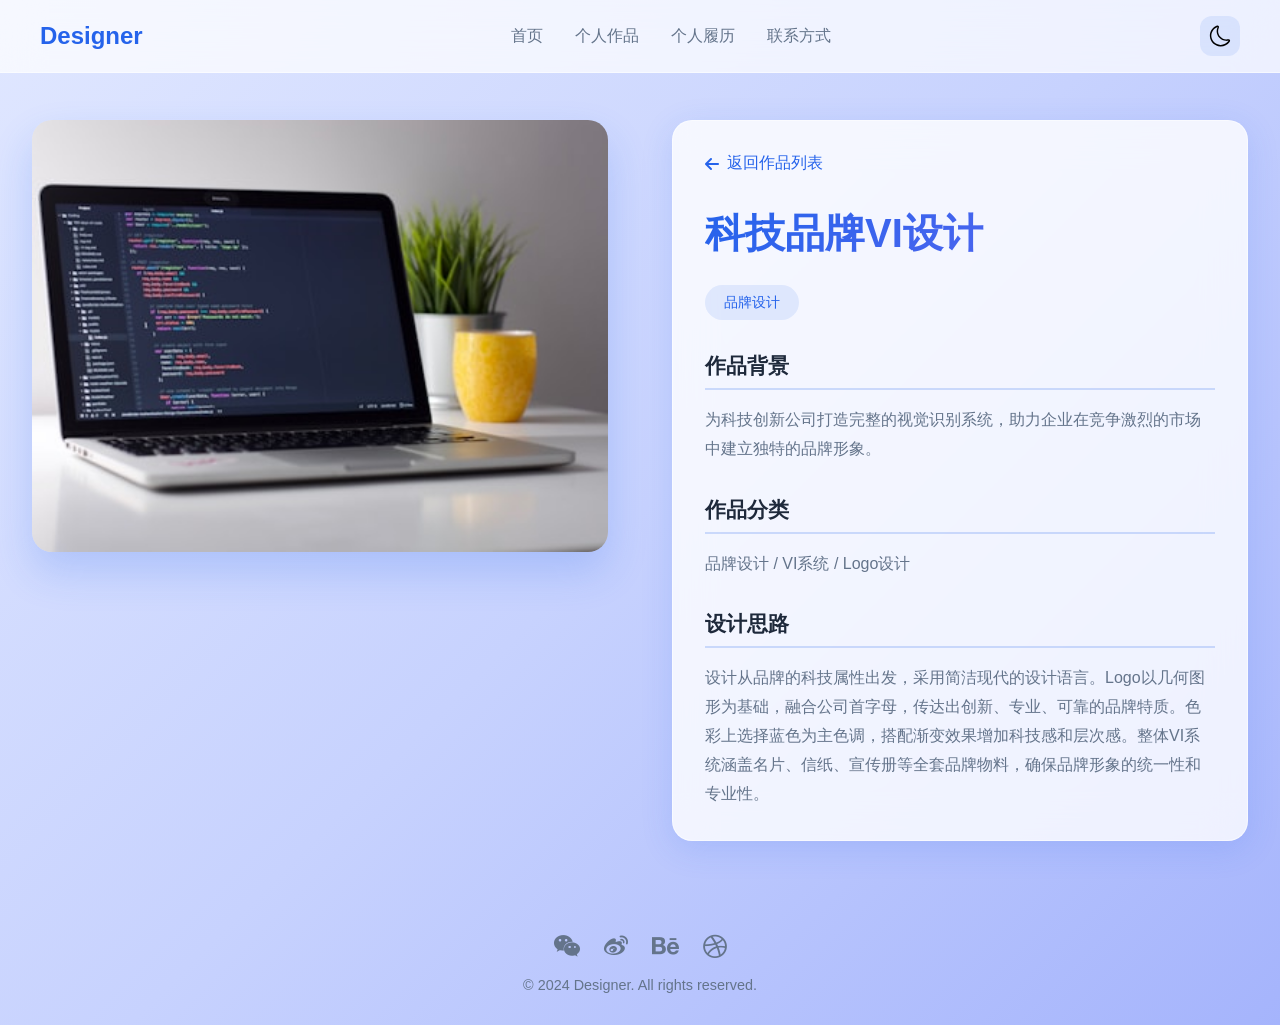
<file: work-detail.html>
<!DOCTYPE html>
<html lang="zh-CN">
<head>
    <meta charset="UTF-8">
    <meta name="viewport" content="width=device-width, initial-scale=1.0">
    <title>作品详情 - 设计师个人网站</title>
    <link rel="stylesheet" href="https://cdnjs.cloudflare.com/ajax/libs/font-awesome/6.4.0/css/all.min.css">
    <link rel="stylesheet" href="css/style.css">
    <style>
        .detail-section {
            padding: 120px 2rem 60px;
            max-width: 1400px;
            margin: 0 auto;
            display: grid;
            grid-template-columns: 1fr 1fr;
            gap: 4rem;
        }

        .detail-image {
            position: sticky;
            top: 100px;
            align-self: start;
        }

        .detail-image img {
            width: 100%;
            height: auto;
            border-radius: 20px;
            box-shadow: 0 20px 40px rgba(37, 99, 235, 0.2);
        }

        .detail-content {
            padding: 2rem;
        }

        .detail-title {
            font-size: 2.5rem;
            font-weight: 800;
            margin-bottom: 1.5rem;
            background: linear-gradient(135deg, var(--primary-color), #6366f1);
            -webkit-background-clip: text;
            -webkit-text-fill-color: transparent;
            background-clip: text;
        }

        .detail-category {
            display: inline-block;
            padding: 0.5rem 1.2rem;
            background: rgba(37, 99, 235, 0.1);
            color: var(--primary-color);
            border-radius: 25px;
            font-size: 0.9rem;
            margin-bottom: 2rem;
        }

        .detail-section-title {
            font-size: 1.3rem;
            font-weight: 600;
            color: var(--text-primary);
            margin: 2rem 0 1rem;
            padding-bottom: 0.5rem;
            border-bottom: 2px solid rgba(37, 99, 235, 0.2);
        }

        .detail-section-title:first-of-type {
            margin-top: 0;
        }

        .detail-content p {
            color: var(--text-secondary);
            line-height: 1.8;
            font-size: 1rem;
        }

        .back-link {
            display: inline-flex;
            align-items: center;
            gap: 0.5rem;
            color: var(--primary-color);
            text-decoration: none;
            font-weight: 500;
            margin-bottom: 2rem;
            transition: color 0.3s ease;
        }

        .back-link:hover {
            color: var(--primary-light);
        }

        @media (max-width: 1024px) {
            .detail-section {
                grid-template-columns: 1fr;
                gap: 2rem;
            }

            .detail-image {
                position: static;
            }

            .detail-title {
                font-size: 2rem;
            }
        }

        @media (max-width: 480px) {
            .detail-title {
                font-size: 1.5rem;
            }
        }
    </style>
</head>
<body>
    <nav class="navbar">
        <div class="nav-container">
            <a href="index.html" class="logo">Designer</a>
            <ul class="nav-links" id="navLinks">
                <li><a href="index.html">首页</a></li>
                <li><a href="works.html">个人作品</a></li>
                <li><a href="resume.html">个人履历</a></li>
                <li><a href="contact.html">联系方式</a></li>
            </ul>
            <div class="nav-right">
                <button class="theme-toggle" id="themeToggle" aria-label="切换主题">
                    <img src="images/moon.svg" alt="切换到深色模式" id="themeIcon">
                </button>
                <button class="mobile-menu-btn" id="mobileMenuBtn">
                    <i class="fas fa-bars"></i>
                </button>
            </div>
        </div>
    </nav>

    <section class="detail-section">
        <div class="detail-image">
            <img src="images/work1.jpg" alt="作品图片" id="workImage">
        </div>
        
        <div class="detail-content glass-card">
            <a href="javascript:history.back()" class="back-link">
                <i class="fas fa-arrow-left"></i> 返回作品列表
            </a>
            
            <h1 class="detail-title" id="workTitle">科技品牌VI设计</h1>
            <span class="detail-category" id="workCategory">品牌设计</span>
            
            <h2 class="detail-section-title">作品背景</h2>
            <p id="workBackground">为科技创新公司打造完整的视觉识别系统，助力企业在竞争激烈的市场中建立独特的品牌形象。</p>
            
            <h2 class="detail-section-title">作品分类</h2>
            <p id="workType">品牌设计 / VI系统 / Logo设计</p>
            
            <h2 class="detail-section-title">设计思路</h2>
            <p id="workConcept">设计从品牌的科技属性出发，采用简洁现代的设计语言。Logo以几何图形为基础，融合公司首字母，传达出创新、专业、可靠的品牌特质。色彩上选择蓝色为主色调，搭配渐变效果增加科技感和层次感。整体VI系统涵盖名片、信纸、宣传册等全套品牌物料，确保品牌形象的统一性和专业性。</p>
        </div>
    </section>

    <footer class="footer">
        <div class="social-links">
            <a href="#" aria-label="微信"><i class="fab fa-weixin"></i></a>
            <a href="#" aria-label="微博"><i class="fab fa-weibo"></i></a>
            <a href="#" aria-label="Behance"><i class="fab fa-behance"></i></a>
            <a href="#" aria-label="Dribbble"><i class="fab fa-dribbble"></i></a>
        </div>
        <p>&copy; 2024 Designer. All rights reserved.</p>
    </footer>

    <script src="js/main.js"></script>
    <script>
        document.addEventListener('DOMContentLoaded', function() {
            const urlParams = new URLSearchParams(window.location.search);
            const workId = urlParams.get('id');
            
            const works = {
                'work1': {
                    title: '科技品牌VI设计',
                    category: '品牌设计',
                    background: '为科技创新公司打造完整的视觉识别系统，助力企业在竞争激烈的市场中建立独特的品牌形象。',
                    type: '品牌设计 / VI系统 / Logo设计',
                    concept: '设计从品牌的科技属性出发，采用简洁现代的设计语言。Logo以几何图形为基础，融合公司首字母，传达出创新、专业、可靠的品牌特质。色彩上选择蓝色为主色调，搭配渐变效果增加科技感和层次感。整体VI系统涵盖名片、信纸、宣传册等全套品牌物料，确保品牌形象的统一性和专业性。',
                    image: 'images/work1.jpg'
                },
                'work2': {
                    title: '电商App界面设计',
                    category: 'UI设计',
                    background: '优化用户购物体验的移动端应用界面，包含首页、商品列表、购物车等核心页面设计。',
                    type: 'UI设计 / 移动端 / 交互设计',
                    concept: '采用卡片式设计风格，界面清爽简洁。配色方案以浅色为主，配合渐变效果增加层次感。交互设计注重手势操作和微动画效果，让用户体验更加流畅自然。图标设计采用线性风格，保持视觉统一性。',
                    image: 'images/work2.jpg'
                },
                'work3': {
                    title: '商业插画系列',
                    category: '插画设计',
                    background: '为品牌活动创作的系列插画作品，融合现代风格与品牌调性。',
                    type: '插画设计 / 商业插画 / 数字艺术',
                    concept: '采用扁平化插画风格，色彩鲜艳活泼。画面构图饱满，人物造型生动有趣。通过夸张的比例和动态的姿态营造活力氛围，有效吸引用户注意力并传达品牌年轻化的形象。',
                    image: 'images/work3.jpg'
                },
                'work4': {
                    title: '企业官网设计',
                    category: '网页设计',
                    background: '响应式企业官网设计，适配各种设备尺寸，提升品牌形象。',
                    type: '网页设计 / 响应式 / 品牌官网',
                    concept: '采用现代简约的设计风格，以产品展示为核心。页面布局清晰，信息层级分明。响应式设计确保在各种设备上都有良好的浏览体验。微动画效果增强页面交互性和现代感。',
                    image: 'images/work4.jpg'
                },
                'work5': {
                    title: '产品包装设计',
                    category: '包装设计',
                    background: '高端化妆品包装设计，注重细节与质感，提升产品附加值。',
                    type: '包装设计 / 产品设计 / 品牌包装',
                    concept: '包装设计结合产品特性，采用环保材料和简约设计风格。色彩搭配清新自然，体现产品的健康理念。包装结构设计注重实用性和美观性的结合，同时考虑运输和陈列的需求。',
                    image: 'images/work5.jpg'
                },
                'work6': {
                    title: '活动海报设计',
                    category: '海报设计',
                    background: '大型线下活动宣传海报，吸引眼球的视觉设计。',
                    type: '海报设计 / 活动宣传 / 平面设计',
                    concept: '采用大胆的视觉冲击手法，色彩对比强烈。版式设计富有动感，文字与图形相互呼应。通过层次分明的布局引导观众视线，有效传达活动主题和核心信息。',
                    image: 'images/work6.jpg'
                }
            };

            if (workId && works[workId]) {
                const work = works[workId];
                document.getElementById('workTitle').textContent = work.title;
                document.getElementById('workCategory').textContent = work.category;
                document.getElementById('workBackground').textContent = work.background;
                document.getElementById('workType').textContent = work.type;
                document.getElementById('workConcept').textContent = work.concept;
                document.getElementById('workImage').src = work.image;
                document.getElementById('workImage').alt = work.title;
            }
        });
    </script>
</body>
</html>
</file>
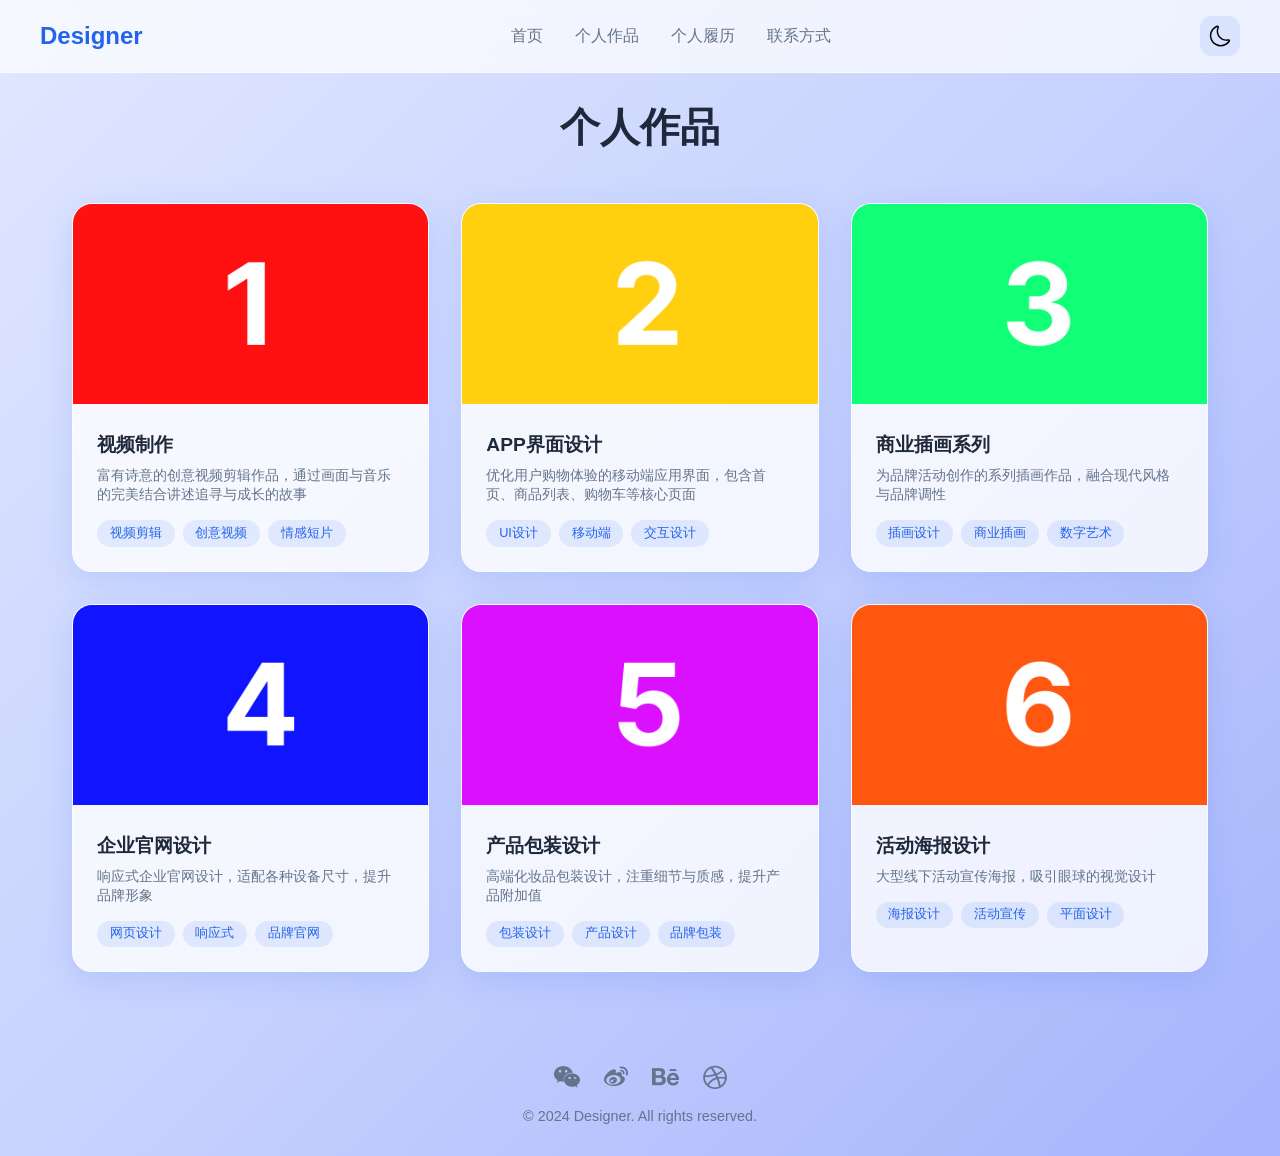
<file: works.html>
<!DOCTYPE html>
<html lang="zh-CN">
<head>
    <meta charset="UTF-8">
    <meta name="viewport" content="width=device-width, initial-scale=1.0">
    <title>设计师个人网站 - 个人作品</title>
    <link rel="stylesheet" href="css/style.css">
    <link rel="stylesheet" href="https://cdnjs.cloudflare.com/ajax/libs/font-awesome/6.4.0/css/all.min.css">
</head>
<body>
    <nav class="navbar">
        <div class="nav-container">
            <a href="index.html" class="logo">Designer</a>
            <ul class="nav-links" id="navLinks">
                <li><a href="index.html">首页</a></li>
                <li><a href="works.html">个人作品</a></li>
                <li><a href="resume.html">个人履历</a></li>
                <li><a href="contact.html">联系方式</a></li>
            </ul>
            <div class="nav-right">
                <button class="theme-toggle" id="themeToggle" aria-label="切换主题">
                    <img src="images/moon.svg" alt="切换到深色模式" id="themeIcon">
                </button>
                <button class="mobile-menu-btn" id="mobileMenuBtn">
                    <i class="fas fa-bars"></i>
                </button>
            </div>
        </div>
    </nav>

    <section class="works-section">
        <h2 class="section-title">个人作品</h2>
        <div class="works-grid">
            <div class="work-card glass-card" onclick="location.href='work-1.html'">
                <img src="cover1.jpg" alt="视频制作作品" class="work-image">
                <div class="work-info">
                    <h3>视频制作</h3>
                    <p>富有诗意的创意视频剪辑作品，通过画面与音乐的完美结合讲述追寻与成长的故事</p>
                    <div class="work-tags">
                        <span class="tag">视频剪辑</span>
                        <span class="tag">创意视频</span>
                        <span class="tag">情感短片</span>
                    </div>
                </div>
            </div>
            <div class="work-card glass-card" onclick="location.href='work-2.html'">
                <img src="cover2.jpg" alt="APP界面设计" class="work-image">
                <div class="work-info">
                    <h3>APP界面设计</h3>
                    <p>优化用户购物体验的移动端应用界面，包含首页、商品列表、购物车等核心页面</p>
                    <div class="work-tags">
                        <span class="tag">UI设计</span>
                        <span class="tag">移动端</span>
                        <span class="tag">交互设计</span>
                    </div>
                </div>
            </div>
            <div class="work-card glass-card" onclick="location.href='work-3.html'">
                <img src="cover3.jpg" alt="商业插画系列" class="work-image">
                <div class="work-info">
                    <h3>商业插画系列</h3>
                    <p>为品牌活动创作的系列插画作品，融合现代风格与品牌调性</p>
                    <div class="work-tags">
                        <span class="tag">插画设计</span>
                        <span class="tag">商业插画</span>
                        <span class="tag">数字艺术</span>
                    </div>
                </div>
            </div>
            <div class="work-card glass-card" onclick="location.href='work-4.html'">
                <img src="cover4.jpg" alt="企业官网设计" class="work-image">
                <div class="work-info">
                    <h3>企业官网设计</h3>
                    <p>响应式企业官网设计，适配各种设备尺寸，提升品牌形象</p>
                    <div class="work-tags">
                        <span class="tag">网页设计</span>
                        <span class="tag">响应式</span>
                        <span class="tag">品牌官网</span>
                    </div>
                </div>
            </div>
            <div class="work-card glass-card" onclick="location.href='work-5.html'">
                <img src="cover5.jpg" alt="产品包装设计" class="work-image">
                <div class="work-info">
                    <h3>产品包装设计</h3>
                    <p>高端化妆品包装设计，注重细节与质感，提升产品附加值</p>
                    <div class="work-tags">
                        <span class="tag">包装设计</span>
                        <span class="tag">产品设计</span>
                        <span class="tag">品牌包装</span>
                    </div>
                </div>
            </div>
            <div class="work-card glass-card" onclick="location.href='work-6.html'">
                <img src="cover6.jpg" alt="活动海报设计" class="work-image">
                <div class="work-info">
                    <h3>活动海报设计</h3>
                    <p>大型线下活动宣传海报，吸引眼球的视觉设计</p>
                    <div class="work-tags">
                        <span class="tag">海报设计</span>
                        <span class="tag">活动宣传</span>
                        <span class="tag">平面设计</span>
                    </div>
                </div>
            </div>
        </div>
    </section>

    <footer class="footer">
        <div class="social-links">
            <a href="#" aria-label="微信"><i class="fab fa-weixin"></i></a>
            <a href="#" aria-label="微博"><i class="fab fa-weibo"></i></a>
            <a href="#" aria-label="Behance"><i class="fab fa-behance"></i></a>
            <a href="#" aria-label="Dribbble"><i class="fab fa-dribbble"></i></a>
        </div>
        <p>© 2024 Designer. All rights reserved.</p>
    </footer>

    <script src="js/main.js"></script>
</body>
</html>
</file>
<file: css/style.css>
* {
    margin: 0;
    padding: 0;
    box-sizing: border-box;
}

:root {
    --primary-color: #2563eb;
    --primary-light: #3b82f6;
    --primary-dark: #1d4ed8;
    --bg-color: #f0f4ff;
    --card-bg: rgba(255, 255, 255, 0.8);
    --text-primary: #1e293b;
    --text-secondary: #64748b;
    --shadow: 0 8px 32px rgba(37, 99, 235, 0.15);
    --border-radius: 20px;
}

body.dark-mode {
    --bg-color: #0f172a;
    --card-bg: rgba(30, 41, 59, 0.8);
    --text-primary: #f1f5f9;
    --text-secondary: #94a3b8;
    --shadow: 0 8px 32px rgba(0, 0, 0, 0.3);
}

body.dark-mode {
    background: linear-gradient(135deg, #0f172a 0%, #1e293b 50%, #334155 100%);
}

body.dark-mode .navbar {
    background: rgba(15, 23, 42, 0.7);
    border-bottom: 1px solid rgba(255, 255, 255, 0.1);
}

body.dark-mode .nav-links a {
    color: var(--text-secondary);
}

body.dark-mode .nav-links a:hover {
    color: var(--primary-light);
}

body.dark-mode .glass-card {
    background: var(--card-bg);
    border: 1px solid rgba(255, 255, 255, 0.1);
}

body {
    font-family: 'Segoe UI', Tahoma, Geneva, Verdana, sans-serif;
    background: linear-gradient(135deg, #e0e7ff 0%, #c7d2fe 50%, #a5b4fc 100%);
    min-height: 100vh;
    color: var(--text-primary);
}

.glass-card {
    background: var(--card-bg);
    backdrop-filter: blur(20px);
    -webkit-backdrop-filter: blur(20px);
    border: 1px solid rgba(255, 255, 255, 0.5);
    border-radius: var(--border-radius);
    box-shadow: var(--shadow);
}

.navbar {
    position: fixed;
    top: 0;
    left: 0;
    right: 0;
    z-index: 100;
    padding: 1rem 2rem;
    background: rgba(255, 255, 255, 0.7);
    backdrop-filter: blur(20px);
    -webkit-backdrop-filter: blur(20px);
    border-bottom: 1px solid rgba(255, 255, 255, 0.5);
}

.nav-container {
    max-width: 1200px;
    margin: 0 auto;
    display: flex;
    justify-content: space-between;
    align-items: center;
    gap: 1rem;
}

.nav-right {
    display: flex;
    align-items: center;
    gap: 1rem;
}

.logo {
    font-size: 1.5rem;
    font-weight: 700;
    color: var(--primary-color);
    text-decoration: none;
}

.nav-links {
    display: flex;
    gap: 2rem;
    list-style: none;
}

.nav-links a {
    text-decoration: none;
    color: var(--text-secondary);
    font-weight: 500;
    transition: all 0.3s ease;
    position: relative;
}

.nav-links a:hover {
    color: var(--primary-color);
}

.nav-links a::after {
    content: '';
    position: absolute;
    bottom: -4px;
    left: 0;
    width: 0;
    height: 2px;
    background: var(--primary-color);
    transition: width 0.3s ease;
}

.nav-links a:hover::after {
    width: 100%;
}

.theme-toggle {
    background: rgba(37, 99, 235, 0.1);
    border: none;
    border-radius: 12px;
    padding: 0.3rem;
    cursor: pointer;
    transition: all 0.3s ease;
    display: flex;
    align-items: center;
    justify-content: center;
    width: 40px;
    height: 40px;
}

.theme-toggle img {
    width: 24px;
    height: 24px;
    object-fit: contain;
}

.theme-toggle:hover {
    background: rgba(37, 99, 235, 0.2);
    transform: scale(1.1);
}

.mobile-menu-btn {
    display: none;
    background: none;
    border: none;
    font-size: 1.5rem;
    cursor: pointer;
    color: var(--primary-color);
}

.hero-section {
    padding: 120px 2rem 60px;
    max-width: 1200px;
    margin: 0 auto;
    display: grid;
    grid-template-columns: 1fr 1fr;
    gap: 4rem;
    align-items: center;
}

.hero-content h1 {
    font-size: 2.5rem;
    font-weight: 800;
    margin-bottom: 1.5rem;
    background: linear-gradient(135deg, var(--primary-color), #6366f1);
    -webkit-background-clip: text;
    -webkit-text-fill-color: transparent;
    background-clip: text;
}

.hero-content p {
    font-size: 1rem;
    color: var(--text-secondary);
    margin-bottom: 2rem;
    line-height: 1.8;
}

.hero-buttons {
    display: flex;
    gap: 1rem;
}

.btn {
    padding: 1rem 2rem;
    border-radius: 12px;
    font-weight: 600;
    text-decoration: none;
    transition: all 0.3s ease;
    display: inline-flex;
    align-items: center;
    gap: 0.5rem;
}

.btn-primary {
    background: linear-gradient(135deg, var(--primary-color), var(--primary-light));
    color: white;
}

.btn-primary:hover {
    transform: translateY(-2px);
    box-shadow: 0 10px 25px rgba(37, 99, 235, 0.3);
}

.btn-secondary {
    background: rgba(255, 255, 255, 0.8);
    color: var(--primary-color);
    border: 1px solid var(--primary-color);
}

.btn-secondary:hover {
    background: var(--primary-color);
    color: white;
}

.hero-image {
    display: flex;
    justify-content: center;
    align-items: center;
}

.profile-img {
    width: 300px;
    height: 300px;
    border-radius: 50%;
    object-fit: cover;
    box-shadow: 0 20px 40px rgba(37, 99, 235, 0.2);
    border: 4px solid rgba(255, 255, 255, 0.8);
}

.skills-section {
    padding: 60px 2rem;
    max-width: 1200px;
    margin: 0 auto;
}

.section-title {
    text-align: center;
    font-size: 2.5rem;
    font-weight: 700;
    margin-bottom: 3rem;
    color: var(--text-primary);
}

.skills-grid {
    display: grid;
    grid-template-columns: repeat(auto-fit, minmax(200px, 1fr));
    gap: 1.5rem;
}

.skill-card {
    padding: 2rem;
    text-align: center;
    transition: transform 0.3s ease, box-shadow 0.3s ease;
}

.skill-card:hover {
    transform: translateY(-5px);
    box-shadow: 0 15px 40px rgba(37, 99, 235, 0.2);
}

.skill-card i {
    font-size: 3rem;
    color: var(--primary-color);
    margin-bottom: 1rem;
}

.skill-card h3 {
    font-size: 1.2rem;
    color: var(--text-primary);
    margin-bottom: 0.5rem;
}

.skill-card p {
    color: var(--text-secondary);
    font-size: 0.9rem;
}

.works-section {
    padding: 100px 2rem 60px;
    max-width: 1200px;
    margin: 0 auto;
}

.works-grid {
    display: grid;
    grid-template-columns: repeat(auto-fit, minmax(300px, 1fr));
    gap: 2rem;
}

.work-card {
    overflow: hidden;
    transition: transform 0.3s ease, box-shadow 0.3s ease;
}

.work-card:hover {
    transform: translateY(-8px);
    box-shadow: 0 20px 40px rgba(37, 99, 235, 0.25);
}

.work-image {
    width: 100%;
    height: 200px;
    object-fit: cover;
    transition: transform 0.5s ease;
}

.work-card:hover .work-image {
    transform: scale(1.1);
}

.work-info {
    padding: 1.5rem;
}

.work-info h3 {
    font-size: 1.2rem;
    color: var(--text-primary);
    margin-bottom: 0.5rem;
}

.work-info p {
    color: var(--text-secondary);
    font-size: 0.9rem;
    margin-bottom: 1rem;
}

.work-tags {
    display: flex;
    flex-wrap: wrap;
    gap: 0.5rem;
}

.tag {
    padding: 0.3rem 0.8rem;
    background: rgba(37, 99, 235, 0.1);
    color: var(--primary-color);
    border-radius: 20px;
    font-size: 0.8rem;
}

.resume-section {
    padding: 120px 2rem 60px;
    max-width: 1000px;
    margin: 0 auto;
}

.resume-card {
    padding: 3rem;
    margin-bottom: 2rem;
}

.resume-header {
    text-align: center;
    margin-bottom: 3rem;
}

.resume-header h1 {
    font-size: 2.5rem;
    color: var(--text-primary);
    margin-bottom: 1rem;
}

.resume-header p {
    color: var(--text-secondary);
    font-size: 1.1rem;
}

.resume-content {
    display: grid;
    grid-template-columns: 1fr 3fr;
    gap: 2rem;
}

.sidebar {
    background: rgba(37, 99, 235, 0.05);
    padding: 2rem;
    border-radius: 16px;
}

.sidebar h3 {
    color: var(--primary-color);
    margin-bottom: 1.5rem;
    font-size: 1.1rem;
}

.sidebar ul {
    list-style: none;
}

.sidebar li {
    padding: 0.8rem 0;
    border-bottom: 1px solid rgba(37, 99, 235, 0.1);
    color: var(--text-secondary);
}

.sidebar li:last-child {
    border-bottom: none;
}

.main-content {
    display: flex;
    flex-direction: column;
    gap: 2rem;
}

.timeline-item {
    padding: 2rem;
    position: relative;
    border-left: 3px solid var(--primary-color);
}

.timeline-item::before {
    content: '';
    position: absolute;
    left: -6px;
    top: 2rem;
    width: 9px;
    height: 9px;
    background: var(--primary-color);
    border-radius: 50%;
}

.timeline-item h4 {
    color: var(--text-primary);
    font-size: 1.2rem;
    margin-bottom: 0.5rem;
}

.timeline-item .date {
    color: var(--primary-color);
    font-size: 0.9rem;
    margin-bottom: 0.5rem;
}

.timeline-item p {
    color: var(--text-secondary);
    line-height: 1.6;
}

.contact-section {
    padding: 120px 2rem 60px;
    max-width: 800px;
    margin: 0 auto;
}

.contact-card {
    padding: 3rem;
    text-align: center;
}

.contact-card h1 {
    font-size: 2.5rem;
    color: var(--text-primary);
    margin-bottom: 1rem;
}

.contact-card p {
    color: var(--text-secondary);
    margin-bottom: 3rem;
}

.contact-form {
    display: flex;
    flex-direction: column;
    gap: 1.5rem;
    max-width: 500px;
    margin: 0 auto;
}

.form-group {
    text-align: left;
}

.form-group label {
    display: block;
    color: var(--text-primary);
    font-weight: 500;
    margin-bottom: 0.5rem;
}

.form-group input,
.form-group textarea {
    width: 100%;
    padding: 1rem;
    border: 1px solid rgba(37, 99, 235, 0.2);
    border-radius: 12px;
    font-size: 1rem;
    transition: border-color 0.3s ease, box-shadow 0.3s ease;
    background: rgba(255, 255, 255, 0.6);
}

.form-group input:focus,
.form-group textarea:focus {
    outline: none;
    border-color: var(--primary-color);
    box-shadow: 0 0 0 3px rgba(37, 99, 235, 0.1);
}

.form-group textarea {
    resize: vertical;
    min-height: 150px;
}

.contact-info {
    display: grid;
    grid-template-columns: repeat(auto-fit, minmax(200px, 1fr));
    gap: 2rem;
    margin-top: 3rem;
}

.info-item {
    padding: 2rem;
    text-align: center;
}

.info-item i {
    font-size: 2rem;
    color: var(--primary-color);
    margin-bottom: 1rem;
}

.info-item h4 {
    color: var(--text-primary);
    margin-bottom: 0.5rem;
}

.info-item p {
    color: var(--text-secondary);
    font-size: 0.9rem;
}

.footer {
    padding: 2rem;
    text-align: center;
    color: var(--text-secondary);
    font-size: 0.9rem;
}

.social-links {
    display: flex;
    justify-content: center;
    gap: 1.5rem;
    margin-bottom: 1rem;
}

.social-links a {
    font-size: 1.5rem;
    color: var(--text-secondary);
    transition: color 0.3s ease;
}

.social-links a:hover {
    color: var(--primary-color);
}

@media (max-width: 768px) {
    .nav-right {
        gap: 0.5rem;
    }

    .nav-links {
        display: none;
        flex-direction: column;
        position: absolute;
        top: 100%;
        left: 0;
        right: 0;
        background: rgba(255, 255, 255, 0.9);
        padding: 1rem;
        gap: 1rem;
    }

    body.dark-mode .nav-links {
        background: rgba(15, 23, 42, 0.95);
    }

    .nav-links.active {
        display: flex;
    }

    .mobile-menu-btn {
        display: block;
    }

    .hero-section {
        grid-template-columns: 1fr;
        text-align: center;
        gap: 2rem;
    }

    .hero-content h1 {
        font-size: 2.5rem;
    }

    .hero-buttons {
        justify-content: center;
    }

    .profile-img {
        width: 200px;
        height: 200px;
    }

    .works-section {
        padding: 80px 2rem 60px;
    }

    .resume-content {
        grid-template-columns: 1fr;
    }

    .works-grid {
        grid-template-columns: 1fr;
    }

    .contact-info {
        grid-template-columns: 1fr;
    }
}

@media (max-width: 480px) {
    .navbar {
        padding: 1rem;
    }

    .hero-content h1 {
        font-size: 2rem;
    }

    .hero-content p {
        font-size: 1rem;
    }

    .section-title {
        font-size: 2rem;
    }

    .btn {
        padding: 0.8rem 1.5rem;
        font-size: 0.9rem;
    }
}
</file>
